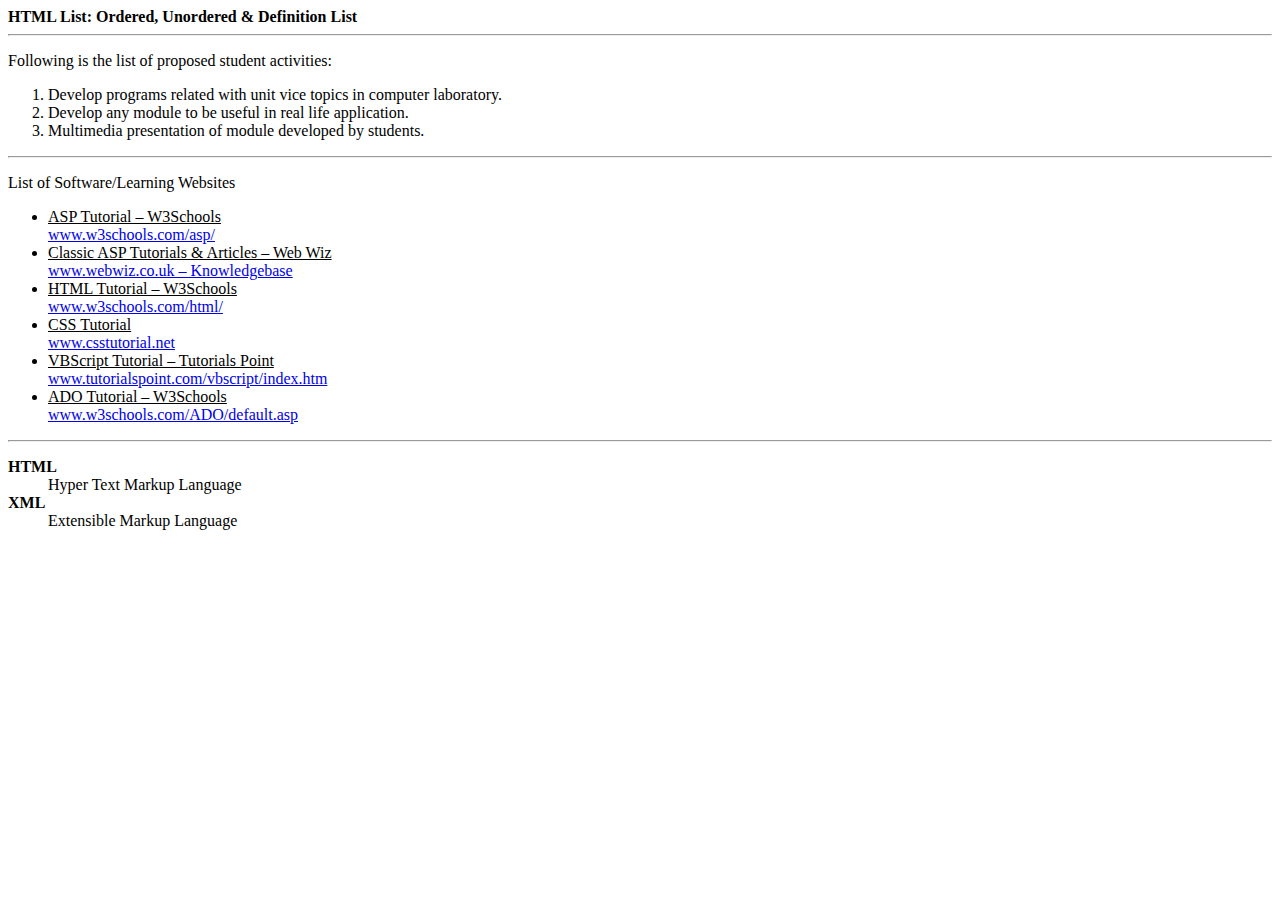
<file: Untitled-1.html>
<!DOCTYPE html>
<html>
<head>
    <title>HTML Lists Example</title>
</head>
<body>

    <b>HTML List: Ordered, Unordered & Definition List</b>
    <hr>

    <p>Following is the list of proposed student activities:</p>
    
    <!-- Ordered List -->
    <ol type="1">
        <li>Develop programs related with unit vice topics in computer laboratory.</li>
        <li>Develop any module to be useful in real life application.</li>
        <li>Multimedia presentation of module developed by students.</li>
    </ol>

    <hr>

    <p>List of Software/Learning Websites</p>

    <!-- Unordered List -->
    <ul>
        <li>
            <u>ASP Tutorial – W3Schools</u><br>
            <a href="http://www.w3schools.com/asp/">www.w3schools.com/asp/</a>
        </li>
        <li>
            <u>Classic ASP Tutorials & Articles – Web Wiz</u><br>
            <a href="http://www.webwiz.co.uk">www.webwiz.co.uk – Knowledgebase</a>
        </li>
        <li>
            <u>HTML Tutorial – W3Schools</u><br>
            <a href="http://www.w3schools.com/html/">www.w3schools.com/html/</a>
        </li>
        <li>
            <u>CSS Tutorial</u><br>
            <a href="http://www.csstutorial.net/">www.csstutorial.net</a>
        </li>
        <li>
            <u>VBScript Tutorial – Tutorials Point</u><br>
            <a href="http://www.tutorialspoint.com/vbscript/index.htm">www.tutorialspoint.com/vbscript/index.htm</a>
        </li>
        <li>
            <u>ADO Tutorial – W3Schools</u><br>
            <a href="http://www.w3schools.com/ADO/default.asp">www.w3schools.com/ADO/default.asp</a>
        </li>
    </ul>

    <hr>

    <!-- Definition List -->
    <dl>
        <dt><b>HTML</b></dt>
        <dd>Hyper Text Markup Language</dd>

        <dt><b>XML</b></dt>
        <dd>Extensible Markup Language</dd>
    </dl>

</body>
</html>
</file>
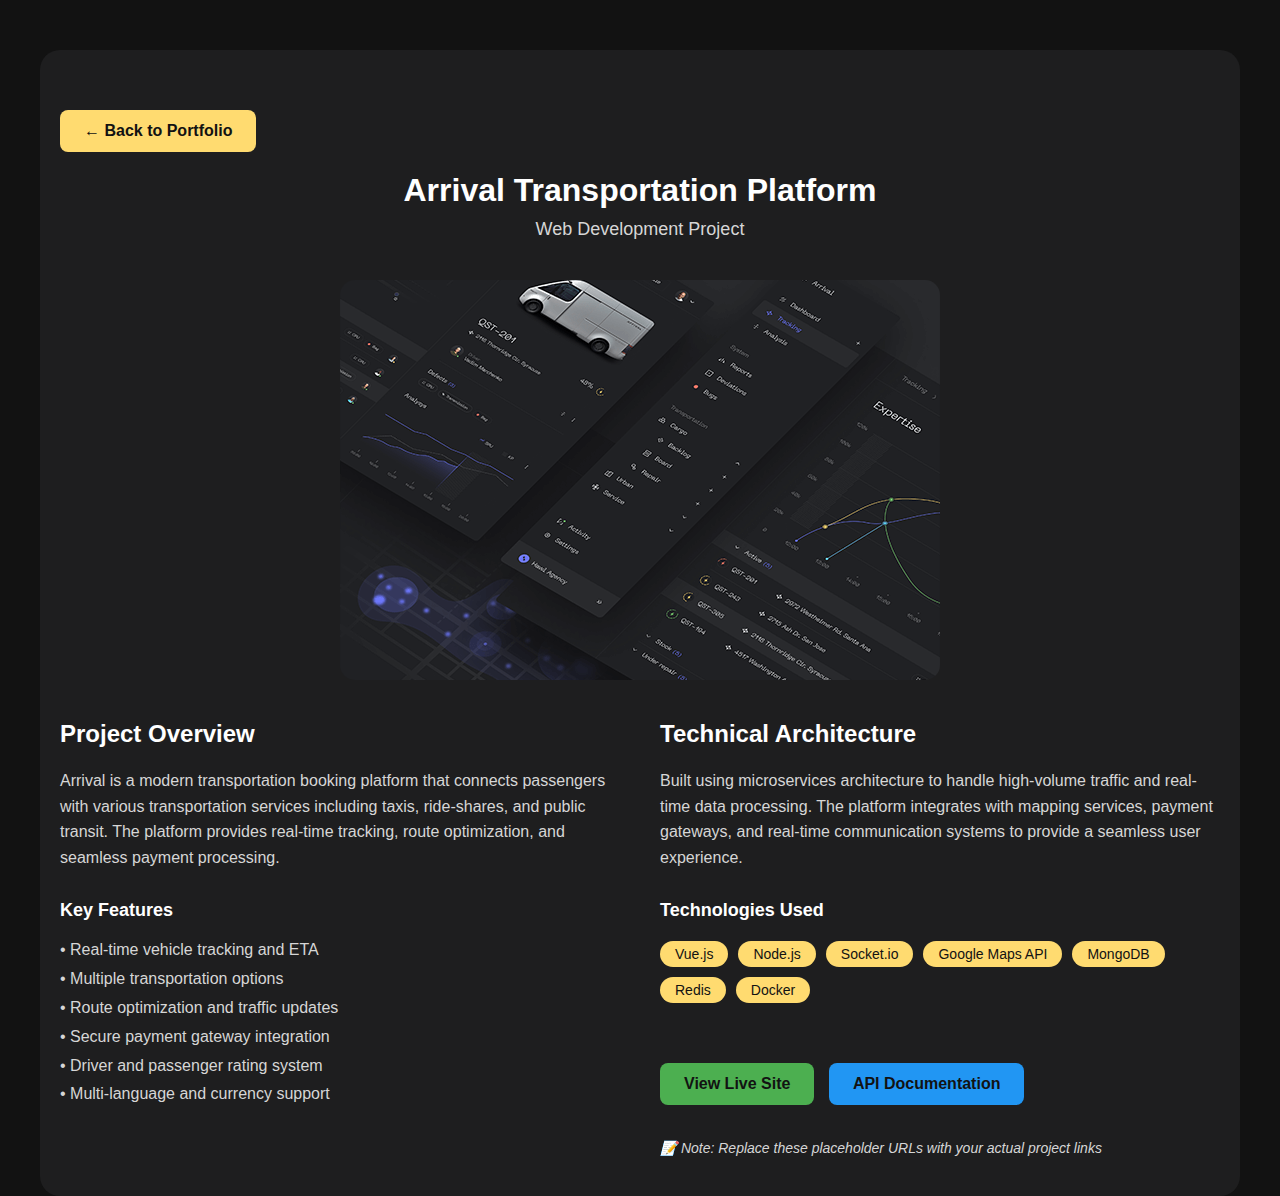
<file: vcard-personal-portfolio-master/projects/arrival.html>
<!DOCTYPE html>
<html lang="en">
<head>
    <meta charset="UTF-8">
    <meta name="viewport" content="width=device-width, initial-scale=1.0">
    <title>Arrival Project - Pavan Prasad</title>
    <link rel="stylesheet" href="../assets/css/style.css">
    <style>
        .project-detail {
            max-width: 1200px;
            margin: 0 auto;
            padding: 40px 20px;
            background: var(--eerie-black-2);
            border-radius: 20px;
            margin-top: 50px;
        }
        
        .project-header {
            text-align: center;
            margin-bottom: 40px;
        }
        
        .project-image {
            width: 100%;
            max-width: 600px;
            height: 400px;
            object-fit: cover;
            border-radius: 15px;
            margin: 20px auto;
            display: block;
        }
        
        .project-info {
            display: grid;
            grid-template-columns: 1fr 1fr;
            gap: 40px;
            margin-top: 40px;
        }
        
        .back-button {
            display: inline-block;
            padding: 12px 24px;
            background: var(--orange-yellow-crayola);
            color: var(--smoky-black);
            text-decoration: none;
            border-radius: 8px;
            font-weight: 600;
            margin: 20px 0;
            transition: all 0.3s ease;
        }
        
        .back-button:hover {
            transform: translateY(-2px);
            box-shadow: 0 10px 30px rgba(255, 178, 54, 0.4);
        }
        
        .tech-stack {
            display: flex;
            flex-wrap: wrap;
            gap: 10px;
            margin-top: 20px;
        }
        
        .tech-tag {
            background: var(--orange-yellow-crayola);
            color: var(--smoky-black);
            padding: 5px 15px;
            border-radius: 20px;
            font-size: 14px;
            font-weight: 500;
        }
        
        @media (max-width: 768px) {
            .project-info {
                grid-template-columns: 1fr;
            }
        }
    </style>
</head>
<body>
    <div class="project-detail">
        <a href="../index.html#portfolio" class="back-button">← Back to Portfolio</a>
        
        <div class="project-header">
            <h1 class="h1" style="color: var(--white-1);">Arrival Transportation Platform</h1>
            <p style="color: var(--light-gray); font-size: 18px; margin-top: 10px;">Web Development Project</p>
        </div>
        
        <img src="../assets/images/project-9.png" alt="Arrival Project" class="project-image">
        
        <div class="project-info">
            <div>
                <h3 class="h3" style="color: var(--white-1); margin-bottom: 20px;">Project Overview</h3>
                <p style="color: var(--light-gray); line-height: 1.6;">
                    Arrival is a modern transportation booking platform that connects passengers with various 
                    transportation services including taxis, ride-shares, and public transit. The platform 
                    provides real-time tracking, route optimization, and seamless payment processing.
                </p>
                
                <h4 class="h4" style="color: var(--white-1); margin-top: 30px; margin-bottom: 15px;">Key Features</h4>
                <ul style="color: var(--light-gray); line-height: 1.8;">
                    <li>• Real-time vehicle tracking and ETA</li>
                    <li>• Multiple transportation options</li>
                    <li>• Route optimization and traffic updates</li>
                    <li>• Secure payment gateway integration</li>
                    <li>• Driver and passenger rating system</li>
                    <li>• Multi-language and currency support</li>
                </ul>
            </div>
            
            <div>
                <h3 class="h3" style="color: var(--white-1); margin-bottom: 20px;">Technical Architecture</h3>
                <p style="color: var(--light-gray); line-height: 1.6;">
                    Built using microservices architecture to handle high-volume traffic and real-time data processing. 
                    The platform integrates with mapping services, payment gateways, and real-time communication 
                    systems to provide a seamless user experience.
                </p>
                
                <h4 class="h4" style="color: var(--white-1); margin-top: 30px; margin-bottom: 15px;">Technologies Used</h4>
                <div class="tech-stack">
                    <span class="tech-tag">Vue.js</span>
                    <span class="tech-tag">Node.js</span>
                    <span class="tech-tag">Socket.io</span>
                    <span class="tech-tag">Google Maps API</span>
                    <span class="tech-tag">MongoDB</span>
                    <span class="tech-tag">Redis</span>
                    <span class="tech-tag">Docker</span>
                </div>
                
                <div style="margin-top: 40px;">
                    <a href="https://example.com" target="_blank" class="back-button" style="background: #4CAF50;">View Live Site</a>
                    <a href="https://github.com" target="_blank" class="back-button" style="background: #2196F3; margin-left: 10px;">API Documentation</a>
                    <p style="color: var(--light-gray); font-size: 14px; margin-top: 15px; font-style: italic;">
                        📝 Note: Replace these placeholder URLs with your actual project links
                    </p>
                </div>
            </div>
        </div>
    </div>
</body>
</html>
</file>
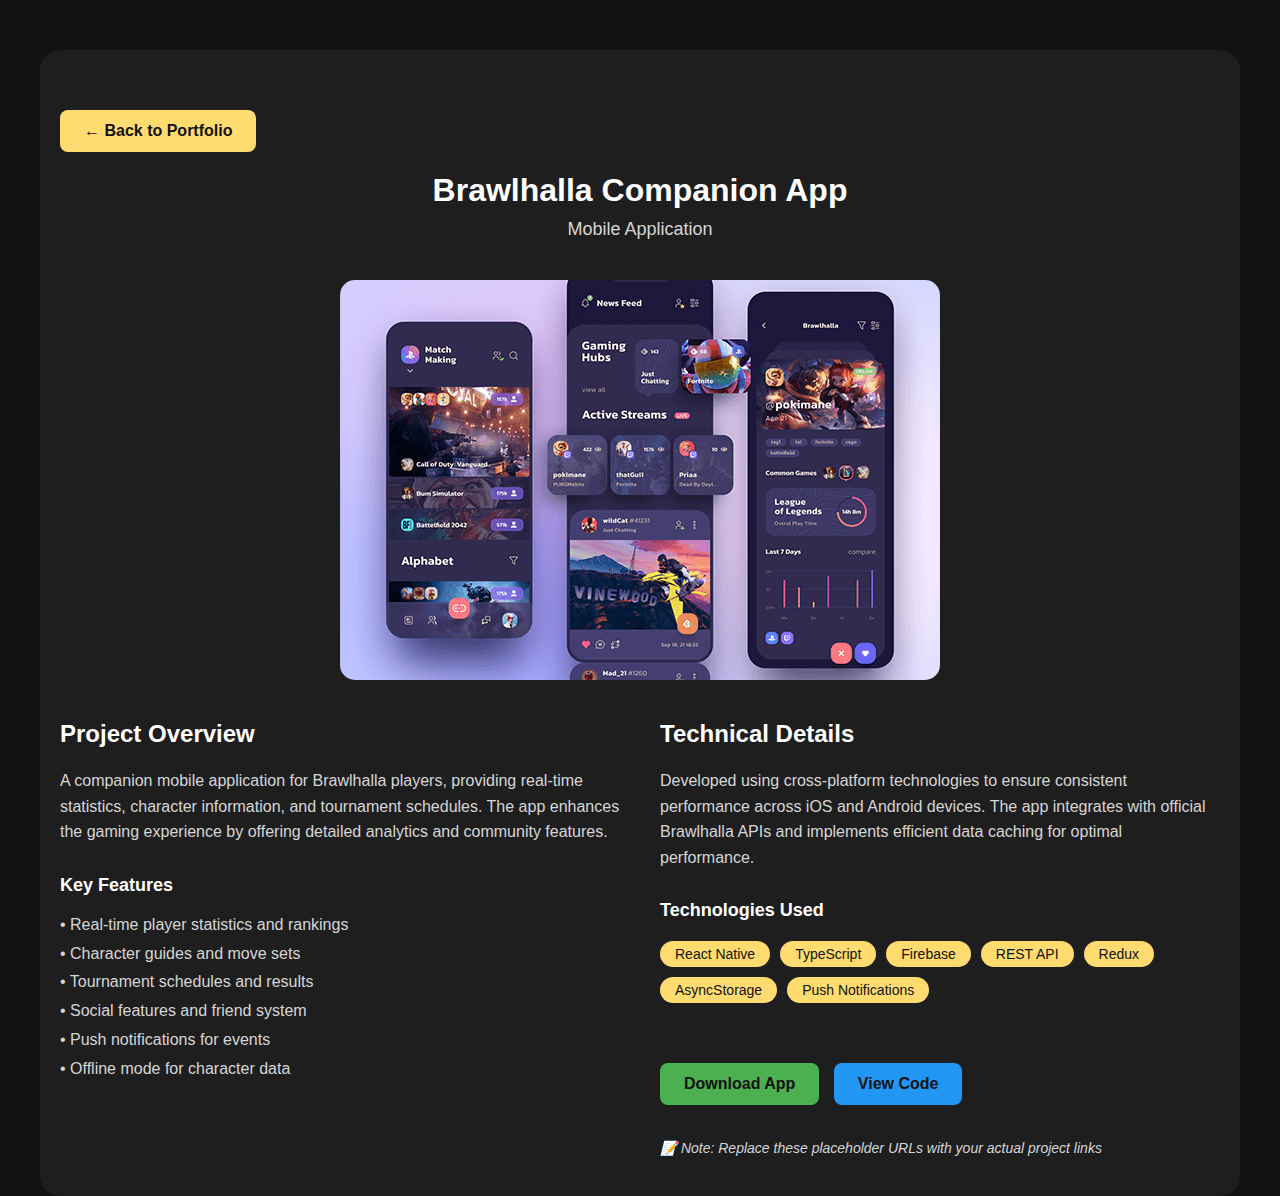
<file: vcard-personal-portfolio-master/projects/brawlhalla.html>
<!DOCTYPE html>
<html lang="en">
<head>
    <meta charset="UTF-8">
    <meta name="viewport" content="width=device-width, initial-scale=1.0">
    <title>Brawlhalla App - Pavan Prasad</title>
    <link rel="stylesheet" href="../assets/css/style.css">
    <style>
        .project-detail {
            max-width: 1200px;
            margin: 0 auto;
            padding: 40px 20px;
            background: var(--eerie-black-2);
            border-radius: 20px;
            margin-top: 50px;
        }
        
        .project-header {
            text-align: center;
            margin-bottom: 40px;
        }
        
        .project-image {
            width: 100%;
            max-width: 600px;
            height: 400px;
            object-fit: cover;
            border-radius: 15px;
            margin: 20px auto;
            display: block;
        }
        
        .project-info {
            display: grid;
            grid-template-columns: 1fr 1fr;
            gap: 40px;
            margin-top: 40px;
        }
        
        .back-button {
            display: inline-block;
            padding: 12px 24px;
            background: var(--orange-yellow-crayola);
            color: var(--smoky-black);
            text-decoration: none;
            border-radius: 8px;
            font-weight: 600;
            margin: 20px 0;
            transition: all 0.3s ease;
        }
        
        .back-button:hover {
            transform: translateY(-2px);
            box-shadow: 0 10px 30px rgba(255, 178, 54, 0.4);
        }
        
        .tech-stack {
            display: flex;
            flex-wrap: wrap;
            gap: 10px;
            margin-top: 20px;
        }
        
        .tech-tag {
            background: var(--orange-yellow-crayola);
            color: var(--smoky-black);
            padding: 5px 15px;
            border-radius: 20px;
            font-size: 14px;
            font-weight: 500;
        }
        
        @media (max-width: 768px) {
            .project-info {
                grid-template-columns: 1fr;
            }
        }
    </style>
</head>
<body>
    <div class="project-detail">
        <a href="../index.html#portfolio" class="back-button">← Back to Portfolio</a>
        
        <div class="project-header">
            <h1 class="h1" style="color: var(--white-1);">Brawlhalla Companion App</h1>
            <p style="color: var(--light-gray); font-size: 18px; margin-top: 10px;">Mobile Application</p>
        </div>
        
        <img src="../assets/images/project-4.png" alt="Brawlhalla Project" class="project-image">
        
        <div class="project-info">
            <div>
                <h3 class="h3" style="color: var(--white-1); margin-bottom: 20px;">Project Overview</h3>
                <p style="color: var(--light-gray); line-height: 1.6;">
                    A companion mobile application for Brawlhalla players, providing real-time statistics, 
                    character information, and tournament schedules. The app enhances the gaming experience 
                    by offering detailed analytics and community features.
                </p>
                
                <h4 class="h4" style="color: var(--white-1); margin-top: 30px; margin-bottom: 15px;">Key Features</h4>
                <ul style="color: var(--light-gray); line-height: 1.8;">
                    <li>• Real-time player statistics and rankings</li>
                    <li>• Character guides and move sets</li>
                    <li>• Tournament schedules and results</li>
                    <li>• Social features and friend system</li>
                    <li>• Push notifications for events</li>
                    <li>• Offline mode for character data</li>
                </ul>
            </div>
            
            <div>
                <h3 class="h3" style="color: var(--white-1); margin-bottom: 20px;">Technical Details</h3>
                <p style="color: var(--light-gray); line-height: 1.6;">
                    Developed using cross-platform technologies to ensure consistent performance across 
                    iOS and Android devices. The app integrates with official Brawlhalla APIs and 
                    implements efficient data caching for optimal performance.
                </p>
                
                <h4 class="h4" style="color: var(--white-1); margin-top: 30px; margin-bottom: 15px;">Technologies Used</h4>
                <div class="tech-stack">
                    <span class="tech-tag">React Native</span>
                    <span class="tech-tag">TypeScript</span>
                    <span class="tech-tag">Firebase</span>
                    <span class="tech-tag">REST API</span>
                    <span class="tech-tag">Redux</span>
                    <span class="tech-tag">AsyncStorage</span>
                    <span class="tech-tag">Push Notifications</span>
                </div>
                
                <div style="margin-top: 40px;">
                    <a href="https://play.google.com" target="_blank" class="back-button" style="background: #4CAF50;">Download App</a>
                    <a href="https://github.com" target="_blank" class="back-button" style="background: #2196F3; margin-left: 10px;">View Code</a>
                    <p style="color: var(--light-gray); font-size: 14px; margin-top: 15px; font-style: italic;">
                        📝 Note: Replace these placeholder URLs with your actual project links
                    </p>
                </div>
            </div>
        </div>
    </div>
</body>
</html>
</file>
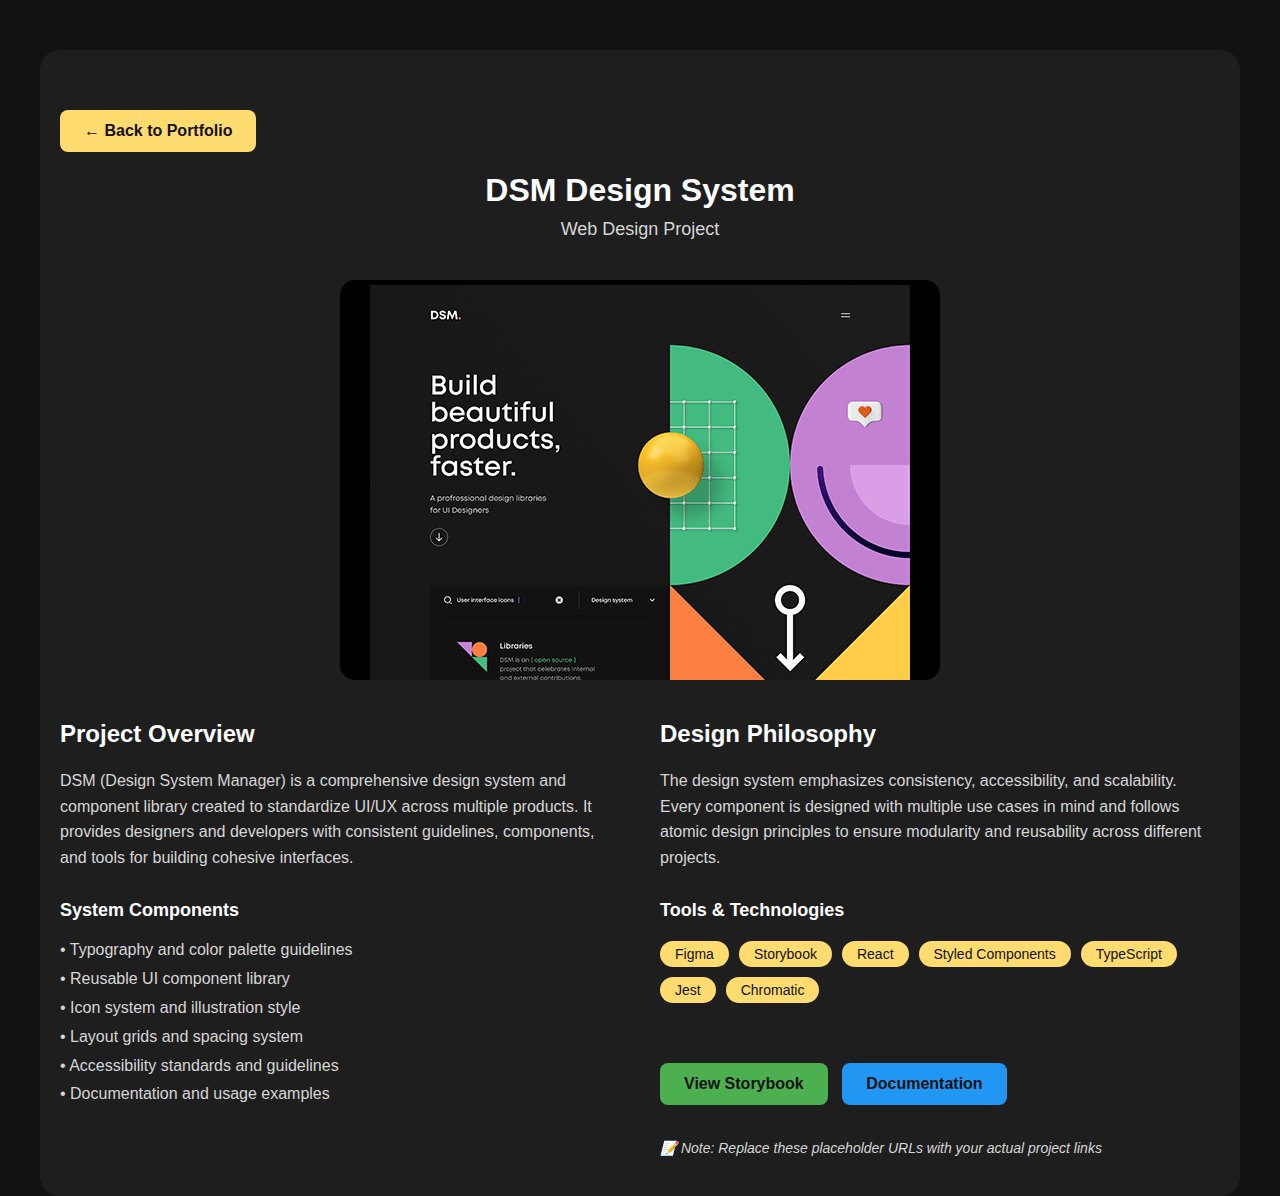
<file: vcard-personal-portfolio-master/projects/dsm.html>
<!DOCTYPE html>
<html lang="en">
<head>
    <meta charset="UTF-8">
    <meta name="viewport" content="width=device-width, initial-scale=1.0">
    <title>DSM Project - Pavan Prasad</title>
    <link rel="stylesheet" href="../assets/css/style.css">
    <style>
        .project-detail {
            max-width: 1200px;
            margin: 0 auto;
            padding: 40px 20px;
            background: var(--eerie-black-2);
            border-radius: 20px;
            margin-top: 50px;
        }
        
        .project-header {
            text-align: center;
            margin-bottom: 40px;
        }
        
        .project-image {
            width: 100%;
            max-width: 600px;
            height: 400px;
            object-fit: cover;
            border-radius: 15px;
            margin: 20px auto;
            display: block;
        }
        
        .project-info {
            display: grid;
            grid-template-columns: 1fr 1fr;
            gap: 40px;
            margin-top: 40px;
        }
        
        .back-button {
            display: inline-block;
            padding: 12px 24px;
            background: var(--orange-yellow-crayola);
            color: var(--smoky-black);
            text-decoration: none;
            border-radius: 8px;
            font-weight: 600;
            margin: 20px 0;
            transition: all 0.3s ease;
        }
        
        .back-button:hover {
            transform: translateY(-2px);
            box-shadow: 0 10px 30px rgba(255, 178, 54, 0.4);
        }
        
        .tech-stack {
            display: flex;
            flex-wrap: wrap;
            gap: 10px;
            margin-top: 20px;
        }
        
        .tech-tag {
            background: var(--orange-yellow-crayola);
            color: var(--smoky-black);
            padding: 5px 15px;
            border-radius: 20px;
            font-size: 14px;
            font-weight: 500;
        }
        
        @media (max-width: 768px) {
            .project-info {
                grid-template-columns: 1fr;
            }
        }
    </style>
</head>
<body>
    <div class="project-detail">
        <a href="../index.html#portfolio" class="back-button">← Back to Portfolio</a>
        
        <div class="project-header">
            <h1 class="h1" style="color: var(--white-1);">DSM Design System</h1>
            <p style="color: var(--light-gray); font-size: 18px; margin-top: 10px;">Web Design Project</p>
        </div>
        
        <img src="../assets/images/project-5.png" alt="DSM Project" class="project-image">
        
        <div class="project-info">
            <div>
                <h3 class="h3" style="color: var(--white-1); margin-bottom: 20px;">Project Overview</h3>
                <p style="color: var(--light-gray); line-height: 1.6;">
                    DSM (Design System Manager) is a comprehensive design system and component library 
                    created to standardize UI/UX across multiple products. It provides designers and 
                    developers with consistent guidelines, components, and tools for building cohesive interfaces.
                </p>
                
                <h4 class="h4" style="color: var(--white-1); margin-top: 30px; margin-bottom: 15px;">System Components</h4>
                <ul style="color: var(--light-gray); line-height: 1.8;">
                    <li>• Typography and color palette guidelines</li>
                    <li>• Reusable UI component library</li>
                    <li>• Icon system and illustration style</li>
                    <li>• Layout grids and spacing system</li>
                    <li>• Accessibility standards and guidelines</li>
                    <li>• Documentation and usage examples</li>
                </ul>
            </div>
            
            <div>
                <h3 class="h3" style="color: var(--white-1); margin-bottom: 20px;">Design Philosophy</h3>
                <p style="color: var(--light-gray); line-height: 1.6;">
                    The design system emphasizes consistency, accessibility, and scalability. Every component 
                    is designed with multiple use cases in mind and follows atomic design principles to ensure 
                    modularity and reusability across different projects.
                </p>
                
                <h4 class="h4" style="color: var(--white-1); margin-top: 30px; margin-bottom: 15px;">Tools & Technologies</h4>
                <div class="tech-stack">
                    <span class="tech-tag">Figma</span>
                    <span class="tech-tag">Storybook</span>
                    <span class="tech-tag">React</span>
                    <span class="tech-tag">Styled Components</span>
                    <span class="tech-tag">TypeScript</span>
                    <span class="tech-tag">Jest</span>
                    <span class="tech-tag">Chromatic</span>
                </div>
                
                <div style="margin-top: 40px;">
                    <a href="https://storybook.js.org" target="_blank" class="back-button" style="background: #4CAF50;">View Storybook</a>
                    <a href="https://example.com" target="_blank" class="back-button" style="background: #2196F3; margin-left: 10px;">Documentation</a>
                    <p style="color: var(--light-gray); font-size: 14px; margin-top: 15px; font-style: italic;">
                        📝 Note: Replace these placeholder URLs with your actual project links
                    </p>
                </div>
            </div>
        </div>
    </div>
</body>
</html>
</file>
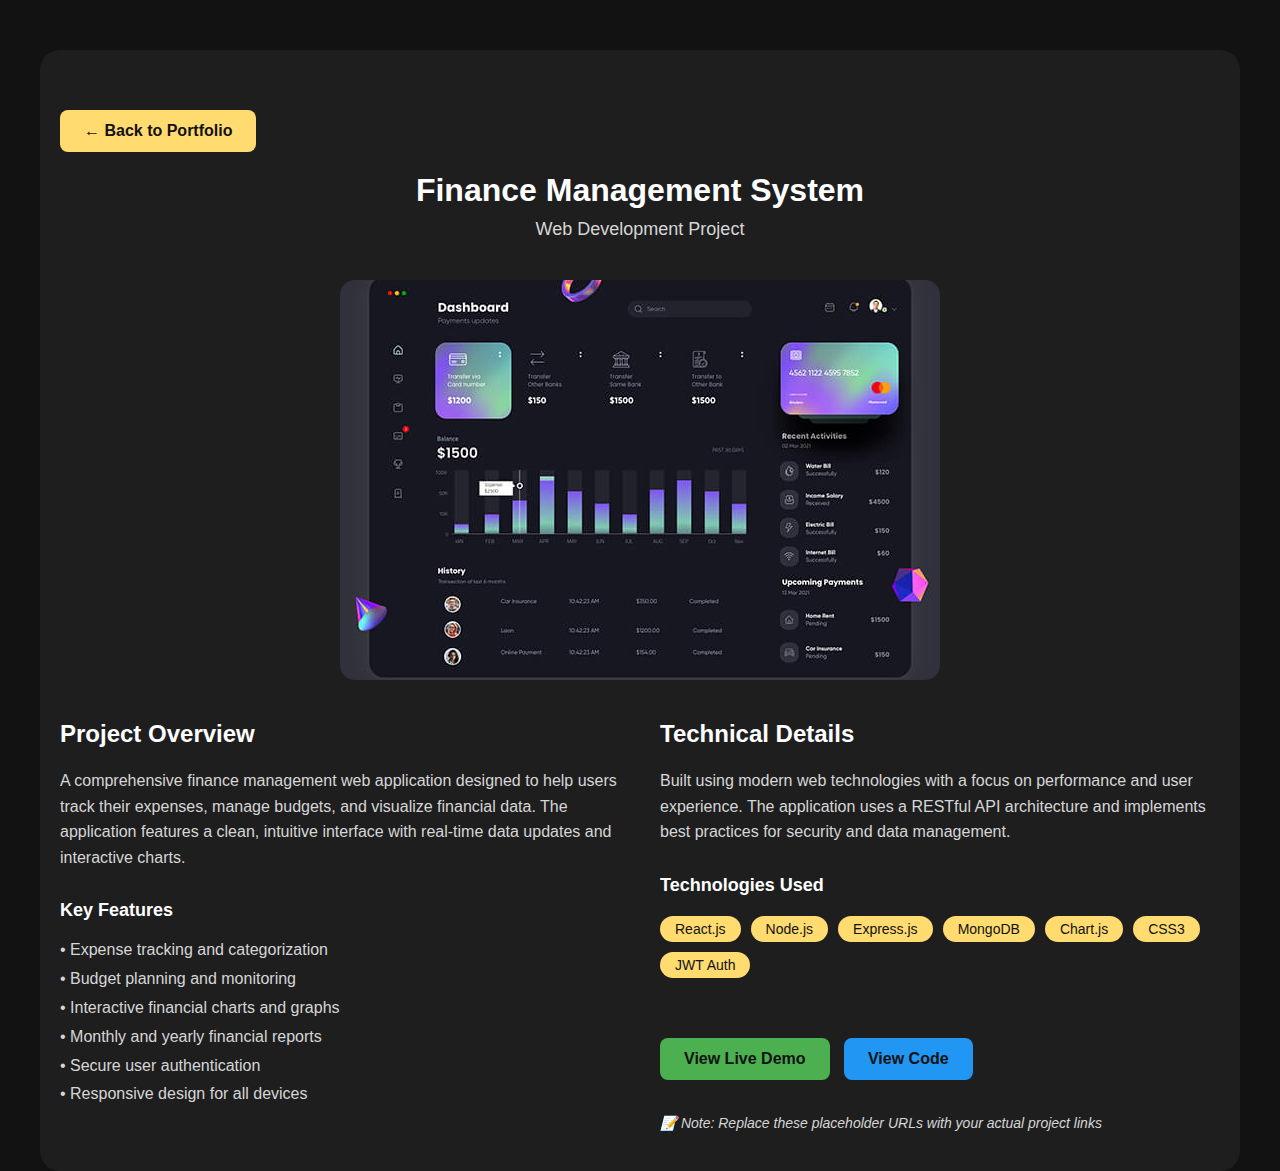
<file: vcard-personal-portfolio-master/projects/finance.html>
<!DOCTYPE html>
<html lang="en">
<head>
    <meta charset="UTF-8">
    <meta name="viewport" content="width=device-width, initial-scale=1.0">
    <title>Finance Project - Pavan Prasad</title>
    <link rel="stylesheet" href="../assets/css/style.css">
    <style>
        .project-detail {
            max-width: 1200px;
            margin: 0 auto;
            padding: 40px 20px;
            background: var(--eerie-black-2);
            border-radius: 20px;
            margin-top: 50px;
        }
        
        .project-header {
            text-align: center;
            margin-bottom: 40px;
        }
        
        .project-image {
            width: 100%;
            max-width: 600px;
            height: 400px;
            object-fit: cover;
            border-radius: 15px;
            margin: 20px auto;
            display: block;
        }
        
        .project-info {
            display: grid;
            grid-template-columns: 1fr 1fr;
            gap: 40px;
            margin-top: 40px;
        }
        
        .back-button {
            display: inline-block;
            padding: 12px 24px;
            background: var(--orange-yellow-crayola);
            color: var(--smoky-black);
            text-decoration: none;
            border-radius: 8px;
            font-weight: 600;
            margin: 20px 0;
            transition: all 0.3s ease;
        }
        
        .back-button:hover {
            transform: translateY(-2px);
            box-shadow: 0 10px 30px rgba(255, 178, 54, 0.4);
        }
        
        .tech-stack {
            display: flex;
            flex-wrap: wrap;
            gap: 10px;
            margin-top: 20px;
        }
        
        .tech-tag {
            background: var(--orange-yellow-crayola);
            color: var(--smoky-black);
            padding: 5px 15px;
            border-radius: 20px;
            font-size: 14px;
            font-weight: 500;
        }
        
        @media (max-width: 768px) {
            .project-info {
                grid-template-columns: 1fr;
            }
        }
    </style>
</head>
<body>
    <div class="project-detail">
        <a href="../index.html#portfolio" class="back-button">← Back to Portfolio</a>
        
        <div class="project-header">
            <h1 class="h1" style="color: var(--white-1);">Finance Management System</h1>
            <p style="color: var(--light-gray); font-size: 18px; margin-top: 10px;">Web Development Project</p>
        </div>
        
        <img src="../assets/images/project-1.jpg" alt="Finance Project" class="project-image">
        
        <div class="project-info">
            <div>
                <h3 class="h3" style="color: var(--white-1); margin-bottom: 20px;">Project Overview</h3>
                <p style="color: var(--light-gray); line-height: 1.6;">
                    A comprehensive finance management web application designed to help users track their expenses, 
                    manage budgets, and visualize financial data. The application features a clean, intuitive interface 
                    with real-time data updates and interactive charts.
                </p>
                
                <h4 class="h4" style="color: var(--white-1); margin-top: 30px; margin-bottom: 15px;">Key Features</h4>
                <ul style="color: var(--light-gray); line-height: 1.8;">
                    <li>• Expense tracking and categorization</li>
                    <li>• Budget planning and monitoring</li>
                    <li>• Interactive financial charts and graphs</li>
                    <li>• Monthly and yearly financial reports</li>
                    <li>• Secure user authentication</li>
                    <li>• Responsive design for all devices</li>
                </ul>
            </div>
            
            <div>
                <h3 class="h3" style="color: var(--white-1); margin-bottom: 20px;">Technical Details</h3>
                <p style="color: var(--light-gray); line-height: 1.6;">
                    Built using modern web technologies with a focus on performance and user experience. 
                    The application uses a RESTful API architecture and implements best practices for 
                    security and data management.
                </p>
                
                <h4 class="h4" style="color: var(--white-1); margin-top: 30px; margin-bottom: 15px;">Technologies Used</h4>
                <div class="tech-stack">
                    <span class="tech-tag">React.js</span>
                    <span class="tech-tag">Node.js</span>
                    <span class="tech-tag">Express.js</span>
                    <span class="tech-tag">MongoDB</span>
                    <span class="tech-tag">Chart.js</span>
                    <span class="tech-tag">CSS3</span>
                    <span class="tech-tag">JWT Auth</span>
                </div>
                
                <div style="margin-top: 40px;">
                    <a href="https://example.com" target="_blank" class="back-button" style="background: #4CAF50;">View Live Demo</a>
                    <a href="https://github.com" target="_blank" class="back-button" style="background: #2196F3; margin-left: 10px;">View Code</a>
                    <p style="color: var(--light-gray); font-size: 14px; margin-top: 15px; font-style: italic;">
                        📝 Note: Replace these placeholder URLs with your actual project links
                    </p>
                </div>
            </div>
        </div>
    </div>
</body>
</html>
</file>
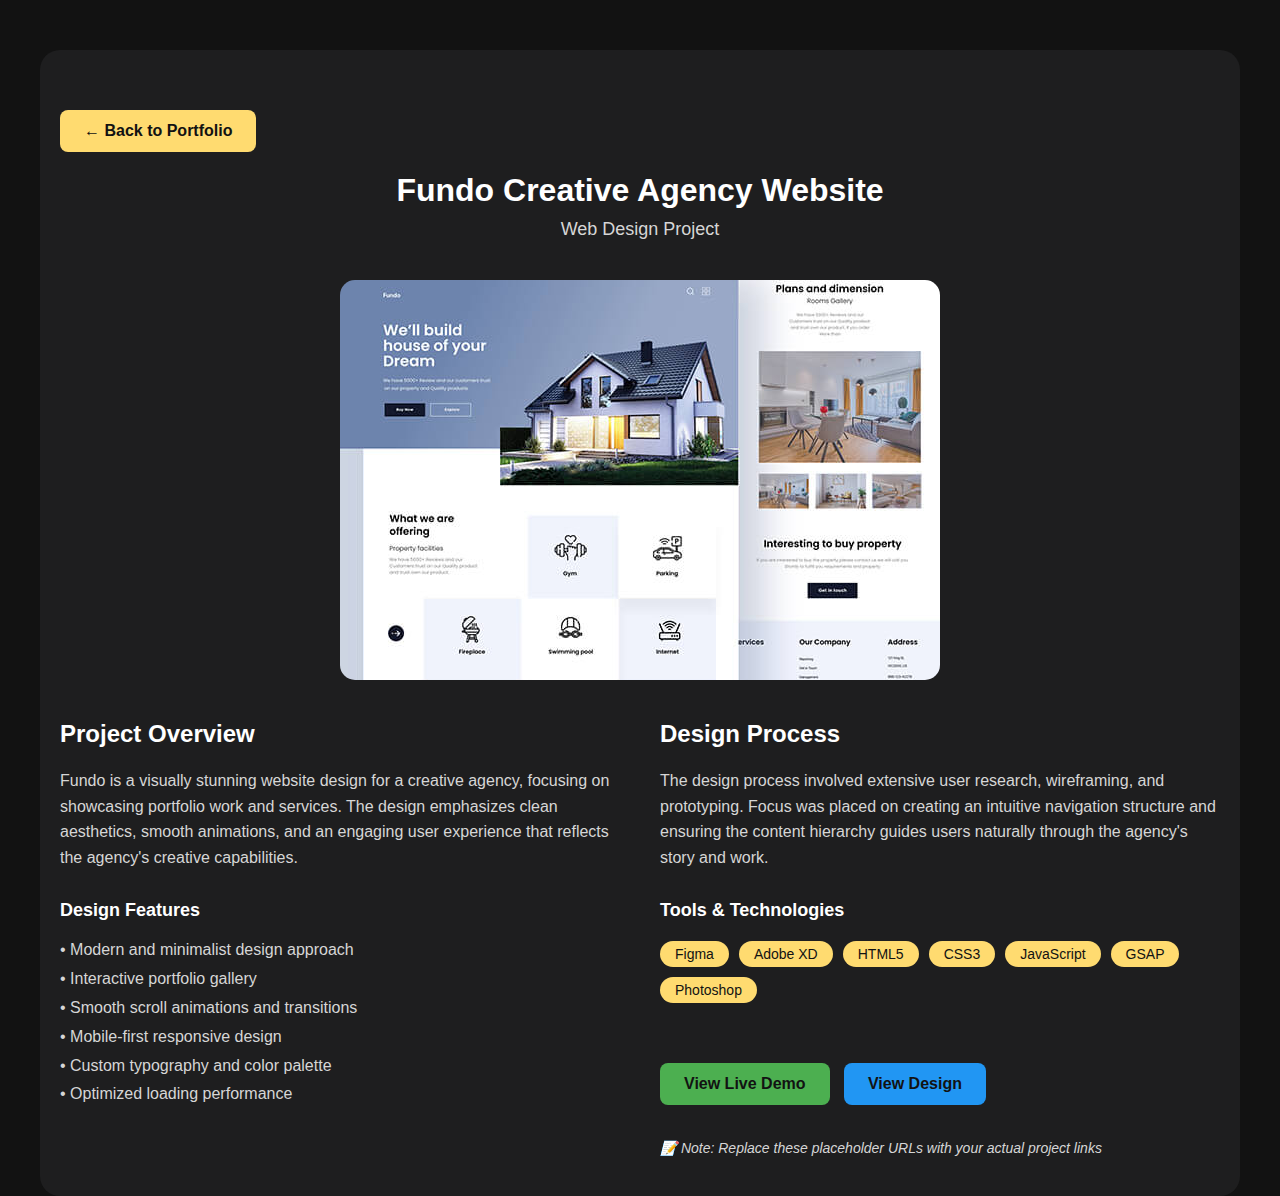
<file: vcard-personal-portfolio-master/projects/fundo.html>
<!DOCTYPE html>
<html lang="en">
<head>
    <meta charset="UTF-8">
    <meta name="viewport" content="width=device-width, initial-scale=1.0">
    <title>Fundo Project - Pavan Prasad</title>
    <link rel="stylesheet" href="../assets/css/style.css">
    <style>
        .project-detail {
            max-width: 1200px;
            margin: 0 auto;
            padding: 40px 20px;
            background: var(--eerie-black-2);
            border-radius: 20px;
            margin-top: 50px;
        }
        
        .project-header {
            text-align: center;
            margin-bottom: 40px;
        }
        
        .project-image {
            width: 100%;
            max-width: 600px;
            height: 400px;
            object-fit: cover;
            border-radius: 15px;
            margin: 20px auto;
            display: block;
        }
        
        .project-info {
            display: grid;
            grid-template-columns: 1fr 1fr;
            gap: 40px;
            margin-top: 40px;
        }
        
        .back-button {
            display: inline-block;
            padding: 12px 24px;
            background: var(--orange-yellow-crayola);
            color: var(--smoky-black);
            text-decoration: none;
            border-radius: 8px;
            font-weight: 600;
            margin: 20px 0;
            transition: all 0.3s ease;
        }
        
        .back-button:hover {
            transform: translateY(-2px);
            box-shadow: 0 10px 30px rgba(255, 178, 54, 0.4);
        }
        
        .tech-stack {
            display: flex;
            flex-wrap: wrap;
            gap: 10px;
            margin-top: 20px;
        }
        
        .tech-tag {
            background: var(--orange-yellow-crayola);
            color: var(--smoky-black);
            padding: 5px 15px;
            border-radius: 20px;
            font-size: 14px;
            font-weight: 500;
        }
        
        @media (max-width: 768px) {
            .project-info {
                grid-template-columns: 1fr;
            }
        }
    </style>
</head>
<body>
    <div class="project-detail">
        <a href="../index.html#portfolio" class="back-button">← Back to Portfolio</a>
        
        <div class="project-header">
            <h1 class="h1" style="color: var(--white-1);">Fundo Creative Agency Website</h1>
            <p style="color: var(--light-gray); font-size: 18px; margin-top: 10px;">Web Design Project</p>
        </div>
        
        <img src="../assets/images/project-3.jpg" alt="Fundo Project" class="project-image">
        
        <div class="project-info">
            <div>
                <h3 class="h3" style="color: var(--white-1); margin-bottom: 20px;">Project Overview</h3>
                <p style="color: var(--light-gray); line-height: 1.6;">
                    Fundo is a visually stunning website design for a creative agency, focusing on showcasing 
                    portfolio work and services. The design emphasizes clean aesthetics, smooth animations, 
                    and an engaging user experience that reflects the agency's creative capabilities.
                </p>
                
                <h4 class="h4" style="color: var(--white-1); margin-top: 30px; margin-bottom: 15px;">Design Features</h4>
                <ul style="color: var(--light-gray); line-height: 1.8;">
                    <li>• Modern and minimalist design approach</li>
                    <li>• Interactive portfolio gallery</li>
                    <li>• Smooth scroll animations and transitions</li>
                    <li>• Mobile-first responsive design</li>
                    <li>• Custom typography and color palette</li>
                    <li>• Optimized loading performance</li>
                </ul>
            </div>
            
            <div>
                <h3 class="h3" style="color: var(--white-1); margin-bottom: 20px;">Design Process</h3>
                <p style="color: var(--light-gray); line-height: 1.6;">
                    The design process involved extensive user research, wireframing, and prototyping. 
                    Focus was placed on creating an intuitive navigation structure and ensuring the 
                    content hierarchy guides users naturally through the agency's story and work.
                </p>
                
                <h4 class="h4" style="color: var(--white-1); margin-top: 30px; margin-bottom: 15px;">Tools & Technologies</h4>
                <div class="tech-stack">
                    <span class="tech-tag">Figma</span>
                    <span class="tech-tag">Adobe XD</span>
                    <span class="tech-tag">HTML5</span>
                    <span class="tech-tag">CSS3</span>
                    <span class="tech-tag">JavaScript</span>
                    <span class="tech-tag">GSAP</span>
                    <span class="tech-tag">Photoshop</span>
                </div>
                
                <div style="margin-top: 40px;">
                    <a href="https://example.com" target="_blank" class="back-button" style="background: #4CAF50;">View Live Demo</a>
                    <a href="https://figma.com" target="_blank" class="back-button" style="background: #2196F3; margin-left: 10px;">View Design</a>
                    <p style="color: var(--light-gray); font-size: 14px; margin-top: 15px; font-style: italic;">
                        📝 Note: Replace these placeholder URLs with your actual project links
                    </p>
                </div>
            </div>
        </div>
    </div>
</body>
</html>
</file>
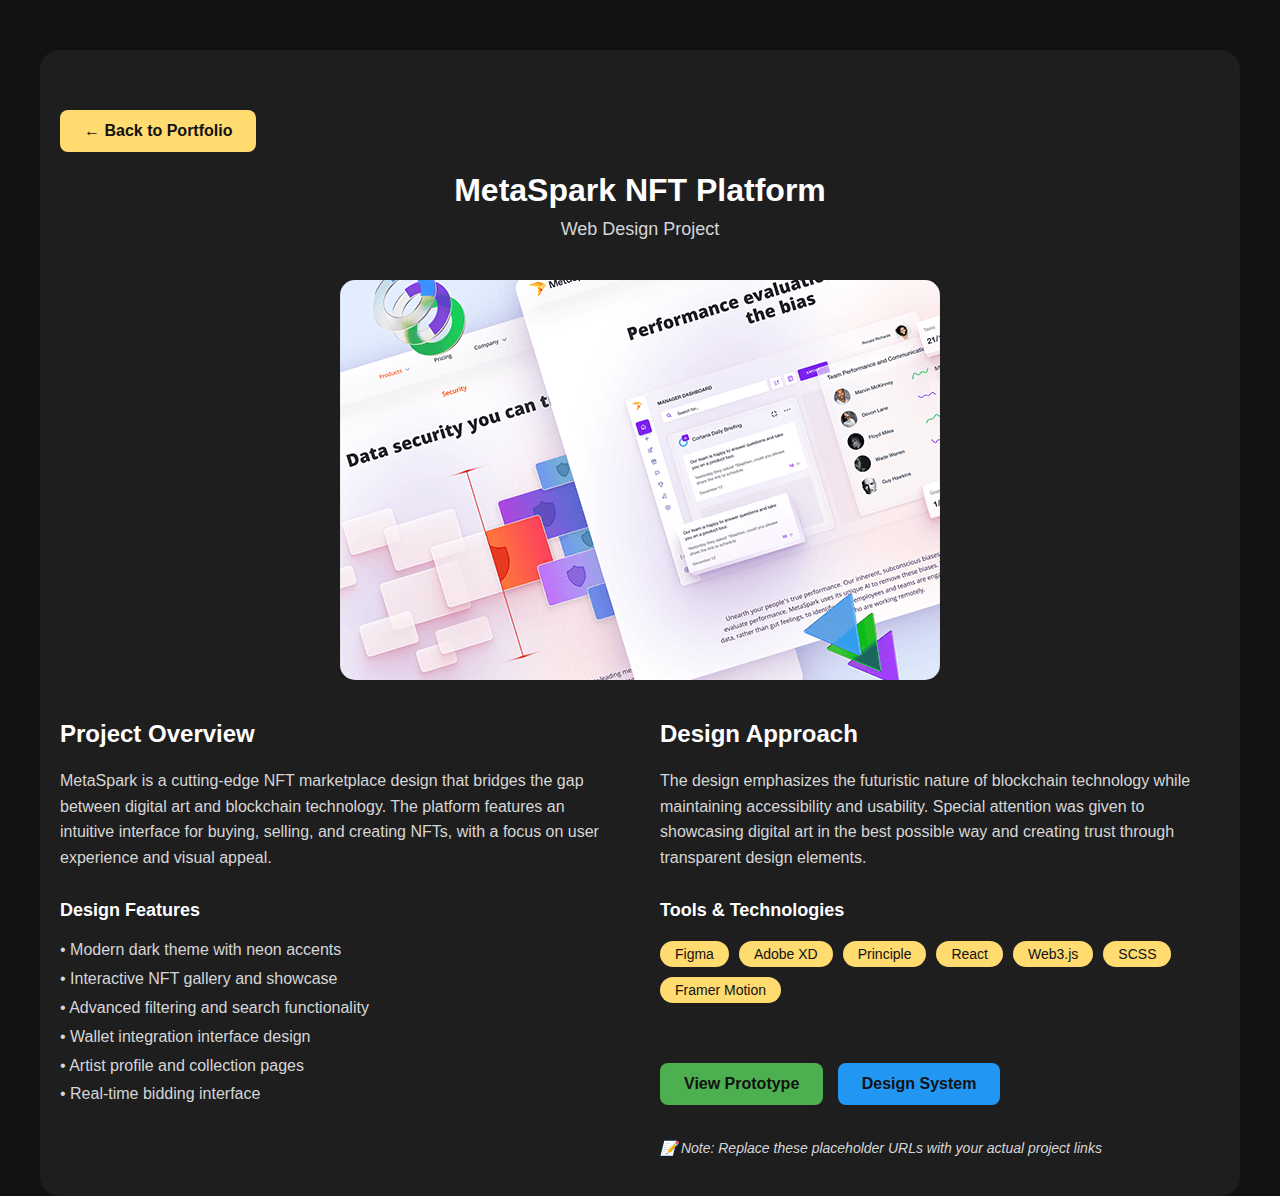
<file: vcard-personal-portfolio-master/projects/metaspark.html>
<!DOCTYPE html>
<html lang="en">
<head>
    <meta charset="UTF-8">
    <meta name="viewport" content="width=device-width, initial-scale=1.0">
    <title>MetaSpark Project - Pavan Prasad</title>
    <link rel="stylesheet" href="../assets/css/style.css">
    <style>
        .project-detail {
            max-width: 1200px;
            margin: 0 auto;
            padding: 40px 20px;
            background: var(--eerie-black-2);
            border-radius: 20px;
            margin-top: 50px;
        }
        
        .project-header {
            text-align: center;
            margin-bottom: 40px;
        }
        
        .project-image {
            width: 100%;
            max-width: 600px;
            height: 400px;
            object-fit: cover;
            border-radius: 15px;
            margin: 20px auto;
            display: block;
        }
        
        .project-info {
            display: grid;
            grid-template-columns: 1fr 1fr;
            gap: 40px;
            margin-top: 40px;
        }
        
        .back-button {
            display: inline-block;
            padding: 12px 24px;
            background: var(--orange-yellow-crayola);
            color: var(--smoky-black);
            text-decoration: none;
            border-radius: 8px;
            font-weight: 600;
            margin: 20px 0;
            transition: all 0.3s ease;
        }
        
        .back-button:hover {
            transform: translateY(-2px);
            box-shadow: 0 10px 30px rgba(255, 178, 54, 0.4);
        }
        
        .tech-stack {
            display: flex;
            flex-wrap: wrap;
            gap: 10px;
            margin-top: 20px;
        }
        
        .tech-tag {
            background: var(--orange-yellow-crayola);
            color: var(--smoky-black);
            padding: 5px 15px;
            border-radius: 20px;
            font-size: 14px;
            font-weight: 500;
        }
        
        @media (max-width: 768px) {
            .project-info {
                grid-template-columns: 1fr;
            }
        }
    </style>
</head>
<body>
    <div class="project-detail">
        <a href="../index.html#portfolio" class="back-button">← Back to Portfolio</a>
        
        <div class="project-header">
            <h1 class="h1" style="color: var(--white-1);">MetaSpark NFT Platform</h1>
            <p style="color: var(--light-gray); font-size: 18px; margin-top: 10px;">Web Design Project</p>
        </div>
        
        <img src="../assets/images/project-6.png" alt="MetaSpark Project" class="project-image">
        
        <div class="project-info">
            <div>
                <h3 class="h3" style="color: var(--white-1); margin-bottom: 20px;">Project Overview</h3>
                <p style="color: var(--light-gray); line-height: 1.6;">
                    MetaSpark is a cutting-edge NFT marketplace design that bridges the gap between digital art 
                    and blockchain technology. The platform features an intuitive interface for buying, selling, 
                    and creating NFTs, with a focus on user experience and visual appeal.
                </p>
                
                <h4 class="h4" style="color: var(--white-1); margin-top: 30px; margin-bottom: 15px;">Design Features</h4>
                <ul style="color: var(--light-gray); line-height: 1.8;">
                    <li>• Modern dark theme with neon accents</li>
                    <li>• Interactive NFT gallery and showcase</li>
                    <li>• Advanced filtering and search functionality</li>
                    <li>• Wallet integration interface design</li>
                    <li>• Artist profile and collection pages</li>
                    <li>• Real-time bidding interface</li>
                </ul>
            </div>
            
            <div>
                <h3 class="h3" style="color: var(--white-1); margin-bottom: 20px;">Design Approach</h3>
                <p style="color: var(--light-gray); line-height: 1.6;">
                    The design emphasizes the futuristic nature of blockchain technology while maintaining 
                    accessibility and usability. Special attention was given to showcasing digital art in 
                    the best possible way and creating trust through transparent design elements.
                </p>
                
                <h4 class="h4" style="color: var(--white-1); margin-top: 30px; margin-bottom: 15px;">Tools & Technologies</h4>
                <div class="tech-stack">
                    <span class="tech-tag">Figma</span>
                    <span class="tech-tag">Adobe XD</span>
                    <span class="tech-tag">Principle</span>
                    <span class="tech-tag">React</span>
                    <span class="tech-tag">Web3.js</span>
                    <span class="tech-tag">SCSS</span>
                    <span class="tech-tag">Framer Motion</span>
                </div>
                
                <div style="margin-top: 40px;">
                    <a href="https://example.com" target="_blank" class="back-button" style="background: #4CAF50;">View Prototype</a>
                    <a href="https://figma.com" target="_blank" class="back-button" style="background: #2196F3; margin-left: 10px;">Design System</a>
                    <p style="color: var(--light-gray); font-size: 14px; margin-top: 15px; font-style: italic;">
                        📝 Note: Replace these placeholder URLs with your actual project links
                    </p>
                </div>
            </div>
        </div>
    </div>
</body>
</html>
</file>
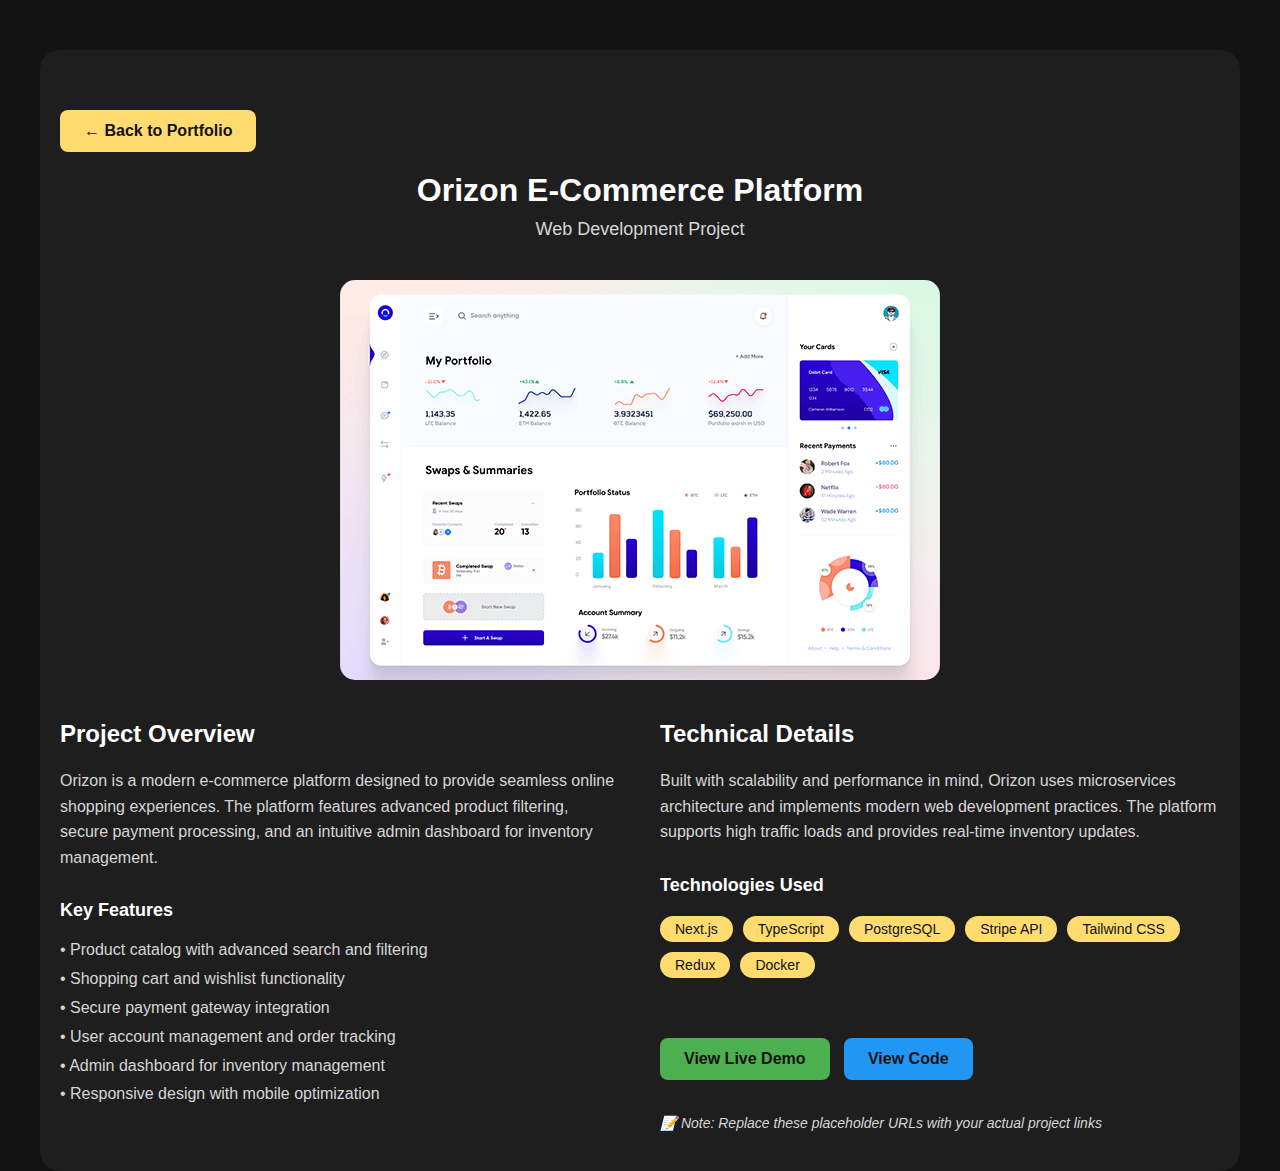
<file: vcard-personal-portfolio-master/projects/orizon.html>
<!DOCTYPE html>
<html lang="en">
<head>
    <meta charset="UTF-8">
    <meta name="viewport" content="width=device-width, initial-scale=1.0">
    <title>Orizon Project - Pavan Prasad</title>
    <link rel="stylesheet" href="../assets/css/style.css">
    <style>
        .project-detail {
            max-width: 1200px;
            margin: 0 auto;
            padding: 40px 20px;
            background: var(--eerie-black-2);
            border-radius: 20px;
            margin-top: 50px;
        }
        
        .project-header {
            text-align: center;
            margin-bottom: 40px;
        }
        
        .project-image {
            width: 100%;
            max-width: 600px;
            height: 400px;
            object-fit: cover;
            border-radius: 15px;
            margin: 20px auto;
            display: block;
        }
        
        .project-info {
            display: grid;
            grid-template-columns: 1fr 1fr;
            gap: 40px;
            margin-top: 40px;
        }
        
        .back-button {
            display: inline-block;
            padding: 12px 24px;
            background: var(--orange-yellow-crayola);
            color: var(--smoky-black);
            text-decoration: none;
            border-radius: 8px;
            font-weight: 600;
            margin: 20px 0;
            transition: all 0.3s ease;
        }
        
        .back-button:hover {
            transform: translateY(-2px);
            box-shadow: 0 10px 30px rgba(255, 178, 54, 0.4);
        }
        
        .tech-stack {
            display: flex;
            flex-wrap: wrap;
            gap: 10px;
            margin-top: 20px;
        }
        
        .tech-tag {
            background: var(--orange-yellow-crayola);
            color: var(--smoky-black);
            padding: 5px 15px;
            border-radius: 20px;
            font-size: 14px;
            font-weight: 500;
        }
        
        @media (max-width: 768px) {
            .project-info {
                grid-template-columns: 1fr;
            }
        }
    </style>
</head>
<body>
    <div class="project-detail">
        <a href="../index.html#portfolio" class="back-button">← Back to Portfolio</a>
        
        <div class="project-header">
            <h1 class="h1" style="color: var(--white-1);">Orizon E-Commerce Platform</h1>
            <p style="color: var(--light-gray); font-size: 18px; margin-top: 10px;">Web Development Project</p>
        </div>
        
        <img src="../assets/images/project-2.png" alt="Orizon Project" class="project-image">
        
        <div class="project-info">
            <div>
                <h3 class="h3" style="color: var(--white-1); margin-bottom: 20px;">Project Overview</h3>
                <p style="color: var(--light-gray); line-height: 1.6;">
                    Orizon is a modern e-commerce platform designed to provide seamless online shopping experiences. 
                    The platform features advanced product filtering, secure payment processing, and an intuitive 
                    admin dashboard for inventory management.
                </p>
                
                <h4 class="h4" style="color: var(--white-1); margin-top: 30px; margin-bottom: 15px;">Key Features</h4>
                <ul style="color: var(--light-gray); line-height: 1.8;">
                    <li>• Product catalog with advanced search and filtering</li>
                    <li>• Shopping cart and wishlist functionality</li>
                    <li>• Secure payment gateway integration</li>
                    <li>• User account management and order tracking</li>
                    <li>• Admin dashboard for inventory management</li>
                    <li>• Responsive design with mobile optimization</li>
                </ul>
            </div>
            
            <div>
                <h3 class="h3" style="color: var(--white-1); margin-bottom: 20px;">Technical Details</h3>
                <p style="color: var(--light-gray); line-height: 1.6;">
                    Built with scalability and performance in mind, Orizon uses microservices architecture 
                    and implements modern web development practices. The platform supports high traffic 
                    loads and provides real-time inventory updates.
                </p>
                
                <h4 class="h4" style="color: var(--white-1); margin-top: 30px; margin-bottom: 15px;">Technologies Used</h4>
                <div class="tech-stack">
                    <span class="tech-tag">Next.js</span>
                    <span class="tech-tag">TypeScript</span>
                    <span class="tech-tag">PostgreSQL</span>
                    <span class="tech-tag">Stripe API</span>
                    <span class="tech-tag">Tailwind CSS</span>
                    <span class="tech-tag">Redux</span>
                    <span class="tech-tag">Docker</span>
                </div>
                
                <div style="margin-top: 40px;">
                    <a href="https://example.com" target="_blank" class="back-button" style="background: #4CAF50;">View Live Demo</a>
                    <a href="https://github.com" target="_blank" class="back-button" style="background: #2196F3; margin-left: 10px;">View Code</a>
                    <p style="color: var(--light-gray); font-size: 14px; margin-top: 15px; font-style: italic;">
                        📝 Note: Replace these placeholder URLs with your actual project links
                    </p>
                </div>
            </div>
        </div>
    </div>
</body>
</html>
</file>
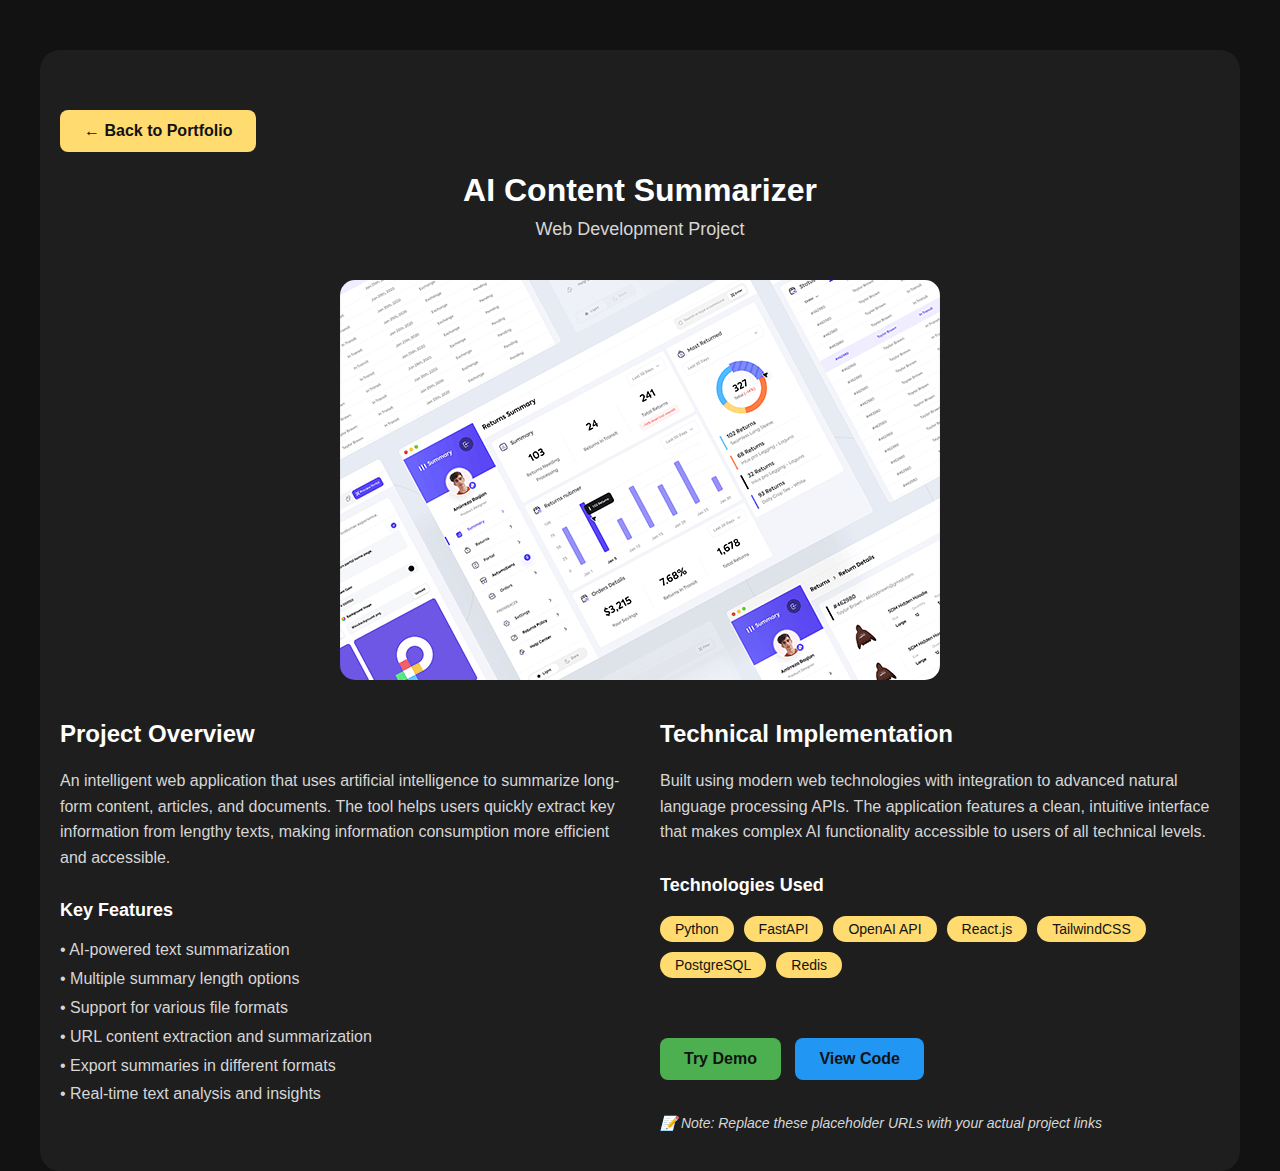
<file: vcard-personal-portfolio-master/projects/summary.html>
<!DOCTYPE html>
<html lang="en">
<head>
    <meta charset="UTF-8">
    <meta name="viewport" content="width=device-width, initial-scale=1.0">
    <title>Summary Project - Pavan Prasad</title>
    <link rel="stylesheet" href="../assets/css/style.css">
    <style>
        .project-detail {
            max-width: 1200px;
            margin: 0 auto;
            padding: 40px 20px;
            background: var(--eerie-black-2);
            border-radius: 20px;
            margin-top: 50px;
        }
        
        .project-header {
            text-align: center;
            margin-bottom: 40px;
        }
        
        .project-image {
            width: 100%;
            max-width: 600px;
            height: 400px;
            object-fit: cover;
            border-radius: 15px;
            margin: 20px auto;
            display: block;
        }
        
        .project-info {
            display: grid;
            grid-template-columns: 1fr 1fr;
            gap: 40px;
            margin-top: 40px;
        }
        
        .back-button {
            display: inline-block;
            padding: 12px 24px;
            background: var(--orange-yellow-crayola);
            color: var(--smoky-black);
            text-decoration: none;
            border-radius: 8px;
            font-weight: 600;
            margin: 20px 0;
            transition: all 0.3s ease;
        }
        
        .back-button:hover {
            transform: translateY(-2px);
            box-shadow: 0 10px 30px rgba(255, 178, 54, 0.4);
        }
        
        .tech-stack {
            display: flex;
            flex-wrap: wrap;
            gap: 10px;
            margin-top: 20px;
        }
        
        .tech-tag {
            background: var(--orange-yellow-crayola);
            color: var(--smoky-black);
            padding: 5px 15px;
            border-radius: 20px;
            font-size: 14px;
            font-weight: 500;
        }
        
        @media (max-width: 768px) {
            .project-info {
                grid-template-columns: 1fr;
            }
        }
    </style>
</head>
<body>
    <div class="project-detail">
        <a href="../index.html#portfolio" class="back-button">← Back to Portfolio</a>
        
        <div class="project-header">
            <h1 class="h1" style="color: var(--white-1);">AI Content Summarizer</h1>
            <p style="color: var(--light-gray); font-size: 18px; margin-top: 10px;">Web Development Project</p>
        </div>
        
        <img src="../assets/images/project-7.png" alt="Summary Project" class="project-image">
        
        <div class="project-info">
            <div>
                <h3 class="h3" style="color: var(--white-1); margin-bottom: 20px;">Project Overview</h3>
                <p style="color: var(--light-gray); line-height: 1.6;">
                    An intelligent web application that uses artificial intelligence to summarize long-form content, 
                    articles, and documents. The tool helps users quickly extract key information from lengthy texts, 
                    making information consumption more efficient and accessible.
                </p>
                
                <h4 class="h4" style="color: var(--white-1); margin-top: 30px; margin-bottom: 15px;">Key Features</h4>
                <ul style="color: var(--light-gray); line-height: 1.8;">
                    <li>• AI-powered text summarization</li>
                    <li>• Multiple summary length options</li>
                    <li>• Support for various file formats</li>
                    <li>• URL content extraction and summarization</li>
                    <li>• Export summaries in different formats</li>
                    <li>• Real-time text analysis and insights</li>
                </ul>
            </div>
            
            <div>
                <h3 class="h3" style="color: var(--white-1); margin-bottom: 20px;">Technical Implementation</h3>
                <p style="color: var(--light-gray); line-height: 1.6;">
                    Built using modern web technologies with integration to advanced natural language processing APIs. 
                    The application features a clean, intuitive interface that makes complex AI functionality 
                    accessible to users of all technical levels.
                </p>
                
                <h4 class="h4" style="color: var(--white-1); margin-top: 30px; margin-bottom: 15px;">Technologies Used</h4>
                <div class="tech-stack">
                    <span class="tech-tag">Python</span>
                    <span class="tech-tag">FastAPI</span>
                    <span class="tech-tag">OpenAI API</span>
                    <span class="tech-tag">React.js</span>
                    <span class="tech-tag">TailwindCSS</span>
                    <span class="tech-tag">PostgreSQL</span>
                    <span class="tech-tag">Redis</span>
                </div>
                
                <div style="margin-top: 40px;">
                    <a href="https://example.com" target="_blank" class="back-button" style="background: #4CAF50;">Try Demo</a>
                    <a href="https://github.com" target="_blank" class="back-button" style="background: #2196F3; margin-left: 10px;">View Code</a>
                    <p style="color: var(--light-gray); font-size: 14px; margin-top: 15px; font-style: italic;">
                        📝 Note: Replace these placeholder URLs with your actual project links
                    </p>
                </div>
            </div>
        </div>
    </div>
</body>
</html>
</file>
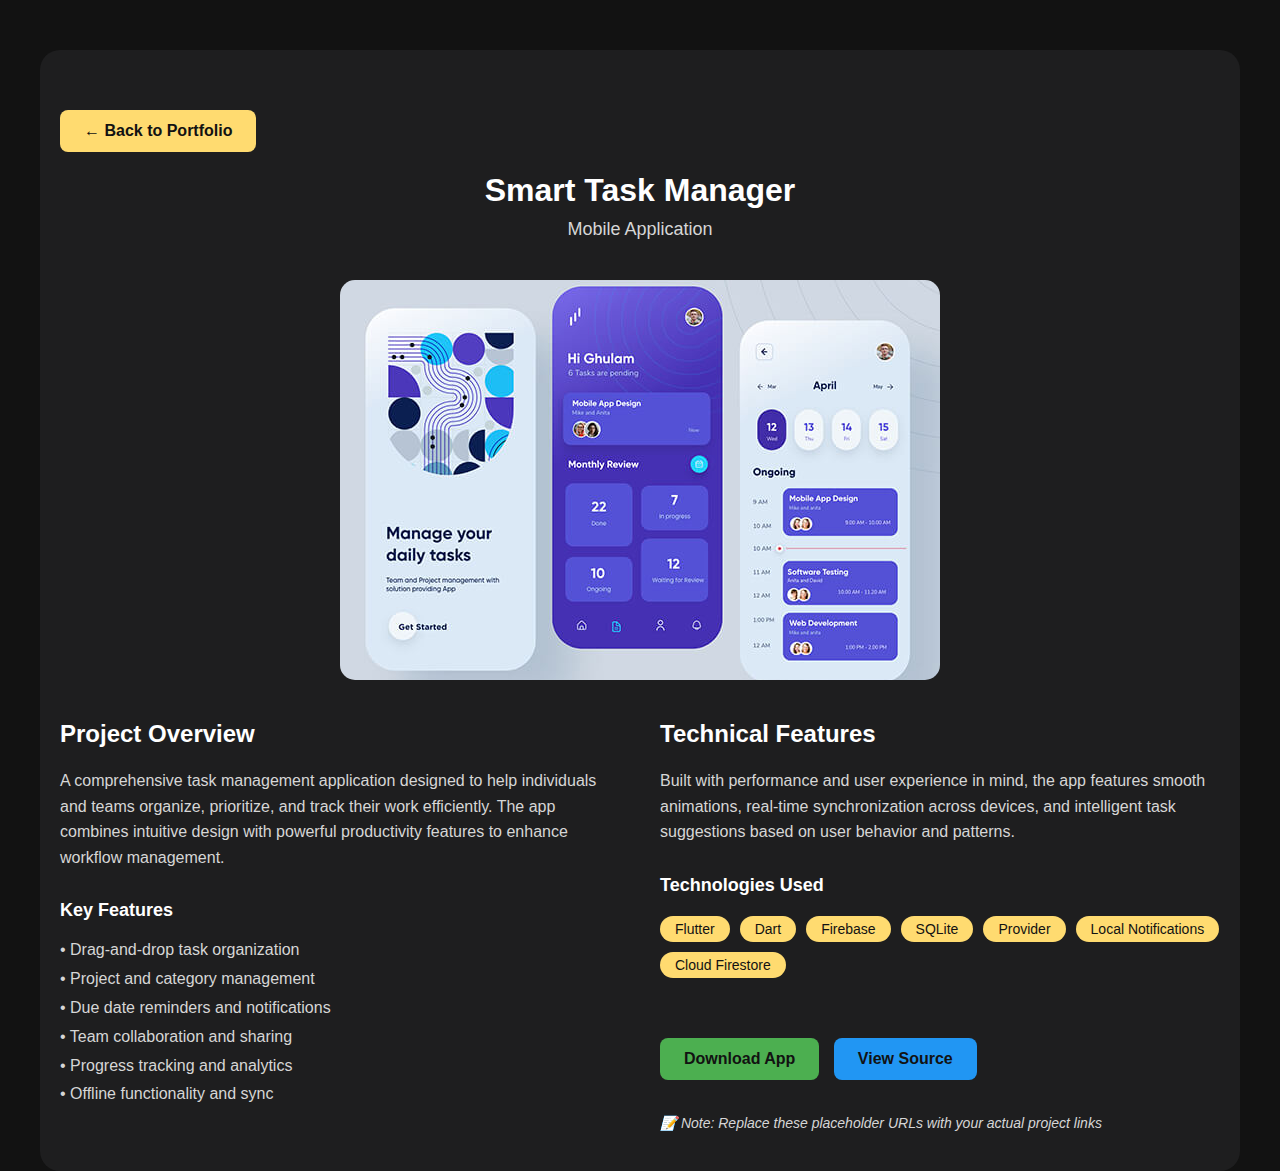
<file: vcard-personal-portfolio-master/projects/task-manager.html>
<!DOCTYPE html>
<html lang="en">
<head>
    <meta charset="UTF-8">
    <meta name="viewport" content="width=device-width, initial-scale=1.0">
    <title>Task Manager App - Pavan Prasad</title>
    <link rel="stylesheet" href="../assets/css/style.css">
    <style>
        .project-detail {
            max-width: 1200px;
            margin: 0 auto;
            padding: 40px 20px;
            background: var(--eerie-black-2);
            border-radius: 20px;
            margin-top: 50px;
        }
        
        .project-header {
            text-align: center;
            margin-bottom: 40px;
        }
        
        .project-image {
            width: 100%;
            max-width: 600px;
            height: 400px;
            object-fit: cover;
            border-radius: 15px;
            margin: 20px auto;
            display: block;
        }
        
        .project-info {
            display: grid;
            grid-template-columns: 1fr 1fr;
            gap: 40px;
            margin-top: 40px;
        }
        
        .back-button {
            display: inline-block;
            padding: 12px 24px;
            background: var(--orange-yellow-crayola);
            color: var(--smoky-black);
            text-decoration: none;
            border-radius: 8px;
            font-weight: 600;
            margin: 20px 0;
            transition: all 0.3s ease;
        }
        
        .back-button:hover {
            transform: translateY(-2px);
            box-shadow: 0 10px 30px rgba(255, 178, 54, 0.4);
        }
        
        .tech-stack {
            display: flex;
            flex-wrap: wrap;
            gap: 10px;
            margin-top: 20px;
        }
        
        .tech-tag {
            background: var(--orange-yellow-crayola);
            color: var(--smoky-black);
            padding: 5px 15px;
            border-radius: 20px;
            font-size: 14px;
            font-weight: 500;
        }
        
        @media (max-width: 768px) {
            .project-info {
                grid-template-columns: 1fr;
            }
        }
    </style>
</head>
<body>
    <div class="project-detail">
        <a href="../index.html#portfolio" class="back-button">← Back to Portfolio</a>
        
        <div class="project-header">
            <h1 class="h1" style="color: var(--white-1);">Smart Task Manager</h1>
            <p style="color: var(--light-gray); font-size: 18px; margin-top: 10px;">Mobile Application</p>
        </div>
        
        <img src="../assets/images/project-8.jpg" alt="Task Manager Project" class="project-image">
        
        <div class="project-info">
            <div>
                <h3 class="h3" style="color: var(--white-1); margin-bottom: 20px;">Project Overview</h3>
                <p style="color: var(--light-gray); line-height: 1.6;">
                    A comprehensive task management application designed to help individuals and teams organize, 
                    prioritize, and track their work efficiently. The app combines intuitive design with powerful 
                    productivity features to enhance workflow management.
                </p>
                
                <h4 class="h4" style="color: var(--white-1); margin-top: 30px; margin-bottom: 15px;">Key Features</h4>
                <ul style="color: var(--light-gray); line-height: 1.8;">
                    <li>• Drag-and-drop task organization</li>
                    <li>• Project and category management</li>
                    <li>• Due date reminders and notifications</li>
                    <li>• Team collaboration and sharing</li>
                    <li>• Progress tracking and analytics</li>
                    <li>• Offline functionality and sync</li>
                </ul>
            </div>
            
            <div>
                <h3 class="h3" style="color: var(--white-1); margin-bottom: 20px;">Technical Features</h3>
                <p style="color: var(--light-gray); line-height: 1.6;">
                    Built with performance and user experience in mind, the app features smooth animations, 
                    real-time synchronization across devices, and intelligent task suggestions based on 
                    user behavior and patterns.
                </p>
                
                <h4 class="h4" style="color: var(--white-1); margin-top: 30px; margin-bottom: 15px;">Technologies Used</h4>
                <div class="tech-stack">
                    <span class="tech-tag">Flutter</span>
                    <span class="tech-tag">Dart</span>
                    <span class="tech-tag">Firebase</span>
                    <span class="tech-tag">SQLite</span>
                    <span class="tech-tag">Provider</span>
                    <span class="tech-tag">Local Notifications</span>
                    <span class="tech-tag">Cloud Firestore</span>
                </div>
                
                <div style="margin-top: 40px;">
                    <a href="https://play.google.com" target="_blank" class="back-button" style="background: #4CAF50;">Download App</a>
                    <a href="https://github.com" target="_blank" class="back-button" style="background: #2196F3; margin-left: 10px;">View Source</a>
                    <p style="color: var(--light-gray); font-size: 14px; margin-top: 15px; font-style: italic;">
                        📝 Note: Replace these placeholder URLs with your actual project links
                    </p>
                </div>
            </div>
        </div>
    </div>
</body>
</html>
</file>
<file: vcard-personal-portfolio-master/assets/css/style.css>
/*-----------------------------------*\
  #style.css
\*-----------------------------------*/


/**
 * copyright 2022 @codewithsadee
 */





/*-----------------------------------*\
  #CUSTOM PROPERTY
\*-----------------------------------*/

:root {

  /**
   * colors
   */

  /* gradient */

  --bg-gradient-onyx: linear-gradient(
    to bottom right, 
    hsl(240, 1%, 25%) 3%, 
    hsl(0, 0%, 19%) 97%
  );
  --bg-gradient-jet: linear-gradient(
    to bottom right, 
    hsla(240, 1%, 18%, 0.251) 0%, 
    hsla(240, 2%, 11%, 0) 100%
  ), hsl(240, 2%, 13%);
  --bg-gradient-yellow-1: linear-gradient(
    to bottom right, 
    hsl(45, 100%, 71%) 0%, 
    hsla(36, 100%, 69%, 0) 50%
  );
  --bg-gradient-yellow-2: linear-gradient(
    135deg, 
    hsla(45, 100%, 71%, 0.251) 0%, 
    hsla(35, 100%, 68%, 0) 59.86%
  ), hsl(240, 2%, 13%);
  --border-gradient-onyx: linear-gradient(
    to bottom right, 
    hsl(0, 0%, 25%) 0%, 
    hsla(0, 0%, 25%, 0) 50%
  );
  --text-gradient-yellow: linear-gradient(
    to right, 
    hsl(45, 100%, 72%), 
    hsl(35, 100%, 68%)
  );

  /* solid */

  --jet: hsl(0, 0%, 22%);
  --onyx: hsl(240, 1%, 17%);
  --eerie-black-1: hsl(240, 2%, 13%);
  --eerie-black-2: hsl(240, 2%, 12%);
  --smoky-black: hsl(0, 0%, 7%);
  --white-1: hsl(0, 0%, 100%);
  --white-2: hsl(0, 0%, 98%);
  --orange-yellow-crayola: hsl(45, 100%, 72%);
  --vegas-gold: hsl(45, 54%, 58%);
  --light-gray: hsl(0, 0%, 84%);
  --light-gray-70: hsla(0, 0%, 84%, 0.7);
  --bittersweet-shimmer: hsl(0, 43%, 51%);

  /**
   * typography
   */

  /* font-family */
  --ff-poppins: 'Poppins', sans-serif;

  /* font-size */
  --fs-1: 24px;
  --fs-2: 18px;
  --fs-3: 17px;
  --fs-4: 16px;
  --fs-5: 15px;
  --fs-6: 14px;
  --fs-7: 13px;
  --fs-8: 11px;

  /* font-weight */
  --fw-300: 300;
  --fw-400: 400;
  --fw-500: 500;
  --fw-600: 600;

  /**
   * shadow
   */
  
  --shadow-1: -4px 8px 24px hsla(0, 0%, 0%, 0.25);
  --shadow-2: 0 16px 30px hsla(0, 0%, 0%, 0.25);
  --shadow-3: 0 16px 40px hsla(0, 0%, 0%, 0.25);
  --shadow-4: 0 25px 50px hsla(0, 0%, 0%, 0.15);
  --shadow-5: 0 24px 80px hsla(0, 0%, 0%, 0.25);

  /**
   * transition
   */

  --transition-1: 0.25s ease;
  --transition-2: 0.5s ease-in-out;

}





/*-----------------------------------*\
  #RESET
\*-----------------------------------*/

*, *::before, *::after {
  margin: 0;
  padding: 0;
  box-sizing: border-box;
}

a { text-decoration: none; }

li { list-style: none; }

img, ion-icon, a, button, time, span { display: block; }

button {
  font: inherit;
  background: none;
  border: none;
  text-align: left;
  cursor: pointer;
}

input, textarea {
  display: block;
  width: 100%;
  background: none;
  font: inherit;
}

::selection {
  background: var(--orange-yellow-crayola);
  color: var(--smoky-black);
}

:focus { outline-color: var(--orange-yellow-crayola); }

html { font-family: var(--ff-poppins); }

body { background: var(--smoky-black); }





/*-----------------------------------*\
  #REUSED STYLE
\*-----------------------------------*/

.sidebar,
article {
  background: var(--eerie-black-2);
  border: 1px solid var(--jet);
  border-radius: 20px;
  padding: 15px;
  box-shadow: var(--shadow-1);
  z-index: 1;
}

.separator {
  width: 100%;
  height: 1px;
  background: var(--jet);
  margin: 16px 0;
}

.icon-box {
  position: relative;
  background: var(--border-gradient-onyx);
  width: 30px;
  height: 30px;
  border-radius: 8px;
  display: flex;
  justify-content: center;
  align-items: center;
  font-size: 16px;
  color: var(--orange-yellow-crayola);
  box-shadow: var(--shadow-1);
  z-index: 1;
}

.icon-box::before {
  content: "";
  position: absolute;
  inset: 1px;
  background: var(--eerie-black-1);
  border-radius: inherit;
  z-index: -1;
}

.icon-box ion-icon { --ionicon-stroke-width: 35px; }

article { display: none; }

article.active {
  display: block;
  animation: fade 0.5s ease backwards;
}

@keyframes fade {
  0% { opacity: 0; }
  100% { opacity: 1; }
}

.h2,
.h3,
.h4,
.h5 {
  color: var(--white-2);
  text-transform: capitalize;
}

.h2 { font-size: var(--fs-1); }

.h3 { font-size: var(--fs-2); }

.h4 { font-size: var(--fs-4); }

.h5 {
  font-size: var(--fs-7);
  font-weight: var(--fw-500);
}

.article-title {
  position: relative;
  padding-bottom: 7px;
}

.article-title::after {
  content: "";
  position: absolute;
  bottom: 0;
  left: 0;
  width: 30px;
  height: 3px;
  background: var(--text-gradient-yellow);
  border-radius: 3px;
}

.has-scrollbar::-webkit-scrollbar {
  width: 5px; /* for vertical scrollbar */
  height: 5px; /* for horizontal scrollbar */
}

.has-scrollbar::-webkit-scrollbar-track {
  background: var(--onyx);
  border-radius: 5px;
}

.has-scrollbar::-webkit-scrollbar-thumb {
  background: var(--orange-yellow-crayola);
  border-radius: 5px;
}

.has-scrollbar::-webkit-scrollbar-button { width: 20px; }

.content-card {
  position: relative;
  background: var(--border-gradient-onyx);
  padding: 15px;
  padding-top: 45px;
  border-radius: 14px;
  box-shadow: var(--shadow-2);
  cursor: pointer;
  z-index: 1;
}

.content-card::before {
  content: "";
  position: absolute;
  inset: 1px;
  background: var(--bg-gradient-jet);
  border-radius: inherit;
  z-index: -1;
}





/*-----------------------------------*\
  #MAIN
\*-----------------------------------*/

main {
  margin: 15px 12px;
  margin-bottom: 75px;
  min-width: 259px;
}





/*-----------------------------------*\
  #SIDEBAR
\*-----------------------------------*/

.sidebar {
  margin-bottom: 15px;
  max-height: 112px;
  overflow: hidden;
  transition: var(--transition-2);
}

.sidebar.active { max-height: 405px; }

.sidebar-info {
  position: relative;
  display: flex;
  justify-content: flex-start;
  align-items: center;
  gap: 15px;
}

.avatar-box {
  background: var(--bg-gradient-onyx);
  border-radius: 20px;
}

.info-content .name {
  color: var(--white-2);
  font-size: var(--fs-3);
  font-weight: var(--fw-500);
  letter-spacing: -0.25px;
  margin-bottom: 10px;
}

.info-content .title {
  color: var(--white-1);
  background: var(--onyx);
  font-size: var(--fs-8);
  font-weight: var(--fw-300);
  width: max-content;
  padding: 3px 12px;
  border-radius: 8px;
}

.info_more-btn {
  position: absolute;
  top: -15px;
  right: -15px;
  border-radius: 0 15px;
  font-size: 13px;
  color: var(--orange-yellow-crayola);
  background: var(--border-gradient-onyx);
  padding: 10px;
  box-shadow: var(--shadow-2);
  transition: var(--transition-1);
  z-index: 1;
}

.info_more-btn::before {
  content: "";
  position: absolute;
  inset: 1px;
  border-radius: inherit;
  background: var(--bg-gradient-jet);
  transition: var(--transition-1);
  z-index: -1;
}

.info_more-btn:hover,
.info_more-btn:focus { background: var(--bg-gradient-yellow-1); }

.info_more-btn:hover::before,
.info_more-btn:focus::before { background: var(--bg-gradient-yellow-2); }

.info_more-btn span { display: none; }

.sidebar-info_more {
  opacity: 0;
  visibility: hidden;
  transition: var(--transition-2);
}

.sidebar.active .sidebar-info_more {
  opacity: 1;
  visibility: visible;
}

.contacts-list {
  display: grid;
  grid-template-columns: 1fr;
  gap: 16px;
}

.contact-item {
  min-width: 100%;
  display: flex;
  align-items: center;
  gap: 16px;
}

.contact-info {
  max-width: calc(100% - 46px);
  width: calc(100% - 46px);
}

.contact-title {
  color: var(--light-gray-70);
  font-size: var(--fs-8);
  text-transform: uppercase;
  margin-bottom: 2px;
}

.contact-info :is(.contact-link, time, address) {
  color: var(--white-2);
  font-size: var(--fs-7);
}

.contact-info address { font-style: normal; }

.social-list {
  display: flex;
  justify-content: flex-start;
  align-items: center;
  gap: 15px;
  padding-bottom: 4px;
  padding-left: 7px;
}

.social-item .social-link {
  color: var(--light-gray-70);
  font-size: 18px;
}


.social-item .social-link:hover { color: var(--light-gray); }





/*-----------------------------------*\
  #NAVBAR
\*-----------------------------------*/

.navbar {
  position: fixed;
  bottom: 0;
  left: 0;
  width: 100%;
  background: hsla(240, 1%, 17%, 0.75);
  backdrop-filter: blur(10px);
  border: 1px solid var(--jet);
  border-radius: 12px 12px 0 0;
  box-shadow: var(--shadow-2);
  z-index: 5;
}

.navbar-list {
  display: flex;
  flex-wrap: wrap;
  justify-content: center;
  align-items: center;
  padding: 0 10px;
}

.navbar-link {
  color: var(--light-gray);
  font-size: var(--fs-8);
  padding: 20px 7px;
  transition: color var(--transition-1);
}

.navbar-link:hover,
.navbar-link:focus { color: var(--light-gray-70); }

.navbar-link.active { color: var(--orange-yellow-crayola); }





/*-----------------------------------*\
  #ABOUT
\*-----------------------------------*/

.about .article-title { margin-bottom: 15px; }

.about-text {
  color: var(--light-gray);
  font-size: var(--fs-6);
  font-weight: var(--fw-300);
  line-height: 1.6;
}

.about-text p { margin-bottom: 15px; }



/**
 * #service 
 */

.service { margin-bottom: 35px; }

.service-title { margin-bottom: 20px; }

.service-list {
  display: grid;
  grid-template-columns: 1fr;
  gap: 20px;
}

.service-item {
  position: relative;
  background: var(--border-gradient-onyx);
  padding: 20px;
  border-radius: 14px;
  box-shadow: var(--shadow-2);
  z-index: 1;
}

.service-item::before {
  content: "";
  position: absolute;
  inset: 1px;
  background: var(--bg-gradient-jet);
  border-radius: inherit;
  z-index: -1;
}

.service-icon-box { margin-bottom: 10px; }

.service-icon-box img { margin: auto; }

.service-content-box { text-align: center; }

.service-item-title { margin-bottom: 7px; }

.service-item-text {
  color: var(--light-gray);
  font-size: var(--fs-6);
  font-weight: var(--fw-3);
  line-height: 1.6;
}


/**
 * #testimonials 
 */

.testimonials { margin-bottom: 30px; }

.testimonials-title { margin-bottom: 20px; }

.testimonials-list {
  display: flex;
  justify-content: flex-start;
  align-items: flex-start;
  gap: 15px;
  margin: 0 -15px;
  padding: 25px 15px;
  padding-bottom: 35px;
  overflow-x: auto;
  scroll-behavior: smooth;
  overscroll-behavior-inline: contain;
  scroll-snap-type: inline mandatory;
}

.testimonials-item {
  min-width: 100%;
  scroll-snap-align: center;
}

.testimonials-avatar-box {
  position: absolute;
  top: 0;
  left: 0;
  transform: translate(15px, -25px);
  background: var(--bg-gradient-onyx);
  border-radius: 14px;
  box-shadow: var(--shadow-1);
}

.testimonials-item-title { margin-bottom: 7px; }

.testimonials-text {
  color: var(--light-gray);
  font-size: var(--fs-6);
  font-weight: var(--fw-300);
  line-height: 1.6;
  display: -webkit-box;
  line-clamp: 4;
  -webkit-line-clamp: 4;
  -webkit-box-orient: vertical;
  overflow: hidden;
}


/**
 * #testimonials-modal
 */

.modal-container {
  position: fixed;
  top: 0;
  left: 0;
  width: 100%;
  height: 100%;
  display: flex;
  justify-content: center;
  align-items: center;
  overflow-y: auto;
  overscroll-behavior: contain;
  z-index: 20;
  pointer-events: none;
  visibility: hidden;
}

.modal-container::-webkit-scrollbar { display: none; }

.modal-container.active {
  pointer-events: all;
  visibility: visible;
}

.overlay {
  position: fixed;
  top: 0;
  left: 0;
  width: 100%;
  height: 100vh;
  background: hsl(0, 0%, 5%);
  opacity: 0;
  visibility: hidden;
  pointer-events: none;
  z-index: 1;
  transition: var(--transition-1);
}

.overlay.active {
  opacity: 0.8;
  visibility: visible;
  pointer-events: all;
}

.testimonials-modal {
  background: var(--eerie-black-2);
  position: relative;
  padding: 15px;
  margin: 15px 12px;
  border: 1px solid var(--jet);
  border-radius: 14px;
  box-shadow: var(--shadow-5);
  transform: scale(1.2);
  opacity: 0;
  transition: var(--transition-1);
  z-index: 2;
}

.modal-container.active .testimonials-modal {
  transform: scale(1);
  opacity: 1;
}

.modal-close-btn {
  position: absolute;
  top: 15px;
  right: 15px;
  background: var(--onyx);
  border-radius: 8px;
  width: 32px;
  height: 32px;
  display: flex;
  justify-content: center;
  align-items: center;
  color: var(--white-2);
  font-size: 18px;
  opacity: 0.7;
}

.modal-close-btn:hover,
.modal-close-btn:focus { opacity: 1; }

.modal-close-btn ion-icon { --ionicon-stroke-width: 50px; }

.modal-avatar-box {
  background: var(--bg-gradient-onyx);
  width: max-content;
  border-radius: 14px;
  margin-bottom: 15px;
  box-shadow: var(--shadow-2);
}

.modal-img-wrapper > img { display: none; }

.modal-title { margin-bottom: 4px; }

.modal-content time {
  font-size: var(--fs-6);
  color: var(--light-gray-70);
  font-weight: var(--fw-300);
  margin-bottom: 10px;
}

.modal-content p {
  color: var(--light-gray);
  font-size: var(--fs-6);
  font-weight: var(--fw-300);
  line-height: 1.6;
}


/**
 * #clients 
 */

.clients { margin-bottom: 15px; }

.clients-list {
  display: flex;
  justify-content: flex-start;
  align-items: flex-start;
  gap: 15px;
  margin: 0 -15px;
  padding: 25px;
  padding-bottom: 25px;
  overflow-x: auto;
  scroll-behavior: smooth;
  overscroll-behavior-inline: contain;
  scroll-snap-type: inline mandatory;
  scroll-padding-inline: 25px;
}

.clients-item {
  min-width: 50%;
  scroll-snap-align: start;
}

.clients-item img {
  width: 100%;
  filter: grayscale(1);
  transition: var(--transition-1);
}

.clients-item img:hover { filter: grayscale(0); }





/*-----------------------------------*\
  #RESUME
\*-----------------------------------*/

.article-title { margin-bottom: 30px; }


/**
 * education and experience 
 */

.timeline { margin-bottom: 30px; }

.timeline .title-wrapper {
  display: flex;
  align-items: center;
  gap: 15px;
  margin-bottom: 25px;
}

.timeline-list {
  font-size: var(--fs-6);
  margin-left: 45px;
}

.timeline-item { position: relative; }

.timeline-item:not(:last-child) { margin-bottom: 20px; }

.timeline-item-title {
  font-size: var(--fs-6);
  line-height: 1.3;
  margin-bottom: 7px;
}

.timeline-list span {
  color: var(--vegas-gold);
  font-weight: var(--fw-400);
  line-height: 1.6;
}

.timeline-item:not(:last-child)::before {
  content: "";
  position: absolute;
  top: -25px;
  left: -30px;
  width: 1px;
  height: calc(100% + 50px);
  background: var(--jet);
}

.timeline-item::after {
  content: "";
  position: absolute;
  top: 5px;
  left: -33px;
  height: 6px;
  width: 6px;
  background: var(--text-gradient-yellow);
  border-radius: 50%;
  box-shadow: 0 0 0 4px var(--jet);
}

.timeline-text {
  color: var(--light-gray);
  font-weight: var(--fw-300);
  line-height: 1.6;
}


/**
 * skills 
 */

.skills-title { margin-bottom: 20px; }

.skills-list { padding: 20px; }


.skills-item:not(:last-child) { margin-bottom: 15px; }

.skill .title-wrapper {
  display: flex;
  align-items: center;
  gap: 5px;
  margin-bottom: 8px;
}

.skill .title-wrapper data {
  color: var(--light-gray);
  font-size: var(--fs-7);
  font-weight: var(--fw-300);
}

.skill-progress-bg {
  background: var(--jet);
  width: 100%;
  height: 8px;
  border-radius: 10px;
}

.skill-progress-fill {
  background: var(--text-gradient-yellow);
  height: 100%;
  border-radius: inherit;
}





/*-----------------------------------*\
  #PORTFOLIO
\*-----------------------------------*/

.filter-list { display: none; }

.filter-select-box {
  position: relative;
  margin-bottom: 25px;
}

.filter-select {
  background: var(--eerie-black-2);
  color: var(--light-gray);
  display: flex;
  justify-content: space-between;
  align-items: center;
  width: 100%;
  padding: 12px 16px;
  border: 1px solid var(--jet);
  border-radius: 14px;
  font-size: var(--fs-6);
  font-weight: var(--fw-300);
}

.filter-select.active .select-icon { transform: rotate(0.5turn); }

.select-list {
  background: var(--eerie-black-2);
  position: absolute;
  top: calc(100% + 6px);
  width: 100%;
  padding: 6px;
  border: 1px solid var(--jet);
  border-radius: 14px;
  z-index: 2;
  opacity: 0;
  visibility: hidden;
  pointer-events: none;
  transition: 0.15s ease-in-out;
}

.filter-select.active + .select-list {
  opacity: 1;
  visibility: visible;
  pointer-events: all;
}

.select-item button {
  background: var(--eerie-black-2);
  color: var(--light-gray);
  font-size: var(--fs-6);
  font-weight: var(--fw-300);
  text-transform: capitalize;
  width: 100%;
  padding: 8px 10px;
  border-radius: 8px;
}

.select-item button:hover { --eerie-black-2: hsl(240, 2%, 20%); }

.project-list {
  display: grid;
  grid-template-columns: 1fr;
  gap: 30px;
  margin-bottom: 10px;
}

.project-item { display: none; }

.project-item.active {
  display: block;
  animation: scaleUp 0.25s ease forwards;
}

@keyframes scaleUp {
  0% { transform: scale(0.5); }
  100% { transform: scale(1); }
}

.project-item > a { width: 100%; }

.project-img {
  position: relative;
  width: 100%;
  height: 200px;
  border-radius: 16px;
  overflow: hidden;
  margin-bottom: 15px;
}

.project-img::before {
  content: "";
  position: absolute;
  top: 0;
  left: 0;
  width: 100%;
  height: 100%;
  background: transparent;
  z-index: 1;
  transition: var(--transition-1);
}

.project-item > a:hover .project-img::before { background: hsla(0, 0%, 0%, 0.5); }

.project-item-icon-box {
  --scale: 0.8;

  background: var(--jet);
  color: var(--orange-yellow-crayola);
  position: absolute;
  top: 50%;
  left: 50%;
  transform: translate(-50%, -50%) scale(var(--scale));
  font-size: 20px;
  padding: 18px;
  border-radius: 12px;
  opacity: 0;
  z-index: 1;
  transition: var(--transition-1);
}

.project-item > a:hover .project-item-icon-box {
  --scale: 1;
  opacity: 1;
}

.project-item-icon-box ion-icon { --ionicon-stroke-width: 50px; }

.project-img img {
  width: 100%;
  height: 100%;
  object-fit: cover;
  transition: var(--transition-1);
}

.project-item > a:hover img { transform: scale(1.1); }

.project-title,
.project-category { margin-left: 10px; }

.project-title {
  color: var(--white-2);
  font-size: var(--fs-5);
  font-weight: var(--fw-400);
  text-transform: capitalize;
  line-height: 1.3;
}

.project-category {
  color: var(--light-gray-70);
  font-size: var(--fs-6);
  font-weight: var(--fw-300);
}





/*-----------------------------------*\
  #BLOG
\*-----------------------------------*/

.blog-posts { margin-bottom: 10px; }

.blog-posts-list {
  display: grid;
  grid-template-columns: 1fr;
  gap: 20px;
}

.blog-post-item > a {
  position: relative;
  background: var(--border-gradient-onyx);
  height: 100%;
  box-shadow: var(--shadow-4);
  border-radius: 16px;
  z-index: 1;
}

.blog-post-item > a::before {
  content: "";
  position: absolute;
  inset: 1px;
  border-radius: inherit;
  background: var(--eerie-black-1);
  z-index: -1;
}

.blog-banner-box {
  width: 100%;
  height: 200px;
  border-radius: 12px;
  overflow: hidden;
}

.blog-banner-box img {
  width: 100%;
  height: 100%;
  object-fit: cover;
  transition: var(--transition-1);
}

.blog-post-item > a:hover .blog-banner-box img { transform: scale(1.1); }

.blog-content { padding: 15px; }

.blog-meta {
  display: flex;
  justify-content: flex-start;
  align-items: center;
  gap: 7px;
  margin-bottom: 10px;
}

.blog-meta :is(.blog-category, time) {
  color: var(--light-gray-70);
  font-size: var(--fs-6);
  font-weight: var(--fw-300);
}

.blog-meta .dot {
  background: var(--light-gray-70);
  width: 4px;
  height: 4px;
  border-radius: 4px;
}

.blog-item-title {
  margin-bottom: 10px;
  line-height: 1.3;
  transition: var(--transition-1);
}

.blog-post-item > a:hover .blog-item-title { color: var(--orange-yellow-crayola); }

.blog-text {
  color: var(--light-gray);
  font-size: var(--fs-6);
  font-weight: var(--fw-300);
  line-height: 1.6;
}





/*-----------------------------------*\
  #CONTACT
\*-----------------------------------*/

.mapbox {
  position: relative;
  height: 250px;
  width: 100%;
  border-radius: 16px;
  margin-bottom: 30px;
  border: 1px solid var(--jet);
  overflow: hidden;
}

.mapbox figure { height: 100%; }

.mapbox iframe {
  width: 100%;
  height: 100%;
  border: none;
  filter: grayscale(1) invert(1);
}

.contact-form { margin-bottom: 10px; }

.form-title { margin-bottom: 20px; }

.input-wrapper {
  display: grid;
  grid-template-columns: 1fr;
  gap: 25px;
  margin-bottom: 25px;
}

.form-input {
  color: var(--white-2);
  font-size: var(--fs-6);
  font-weight: var(--fw-400);
  padding: 13px 20px;
  border: 1px solid var(--jet);
  border-radius: 14px;
  outline: none;
}

.form-input::placeholder { font-weight: var(--fw-500); }

.form-input:focus { border-color: var(--orange-yellow-crayola); }

textarea.form-input {
  min-height: 100px;
  height: 120px;
  max-height: 200px;
  resize: vertical;
  margin-bottom: 25px;
}

textarea.form-input::-webkit-resizer { display: none; }

.form-input:focus:invalid { border-color: var(--bittersweet-shimmer); }

.form-btn {
  position: relative;
  width: 100%;
  background: var(--border-gradient-onyx);
  color: var(--orange-yellow-crayola);
  display: flex;
  justify-content: center;
  align-items: center;
  gap: 10px;
  padding: 13px 20px;
  border-radius: 14px;
  font-size: var(--fs-6);
  text-transform: capitalize;
  box-shadow: var(--shadow-3);
  z-index: 1;
  transition: var(--transition-1);
}

.form-btn::before {
  content: "";
  position: absolute;
  inset: 1px;
  background: var(--bg-gradient-jet);
  border-radius: inherit;
  z-index: -1;
  transition: var(--transition-1);
}

.form-btn ion-icon { font-size: 16px; }

.form-btn:hover { background: var(--bg-gradient-yellow-1); }

.form-btn:hover::before { background: var(--bg-gradient-yellow-2); }

.form-btn:disabled {
  opacity: 0.7;
  cursor: not-allowed;
}

.form-btn:disabled:hover { background: var(--border-gradient-onyx); }

.form-btn:disabled:hover::before { background: var(--bg-gradient-jet); }

.resume-btn {
  position: absolute;
  bottom: 20px;
  right: 20px;
  background-color: #ffdb58;
  color: #333;
  padding: 10px 20px;
  border-radius: 5px;
  text-decoration: none;
  transition: background-color 0.3s ease;
}

.resume-btn:hover {
  background-color: #f0c43a;
}





/*-----------------------------------*\
  #RESPONSIVE
\*-----------------------------------*/

/**
 * responsive larger than 450px screen
 */

@media (min-width: 450px) {

  /**
   * client
   */

  .clients-item { min-width: calc(33.33% - 10px); }



  /**
   * #PORTFOLIO, BLOG 
   */

  .project-img,
  .blog-banner-box { height: auto; }

}





/**
 * responsive larger than 580px screen
 */

@media (min-width: 580px) {

  /**
   * CUSTOM PROPERTY
   */

  :root {

    /**
     * typography
     */

    --fs-1: 32px;
    --fs-2: 24px;
    --fs-3: 26px;
    --fs-4: 18px;
    --fs-6: 15px;
    --fs-7: 15px;
    --fs-8: 12px;

  }



  /**
   * #REUSED STYLE
   */

  .sidebar, article {
    width: 520px;
    margin-inline: auto;
    padding: 30px;
  }

  .article-title {
    font-weight: var(--fw-600);
    padding-bottom: 15px;
  }

  .article-title::after {
    width: 40px;
    height: 5px;
  }

  .icon-box {
    width: 48px;
    height: 48px;
    border-radius: 12px;
    font-size: 18px;
  }



  /**
   * #MAIN
   */

  main {
    margin-top: 60px;
    margin-bottom: 100px;
  }



  /**
   * #SIDEBAR
   */

  .sidebar {
    max-height: 180px;
    margin-bottom: 30px;
  }

  .sidebar.active { max-height: 584px; }

  .sidebar-info { gap: 25px; }

  .avatar-box { border-radius: 30px; }

  .avatar-box img { width: 120px; }

  .info-content .name { margin-bottom: 15px; }

  .info-content .title { padding: 5px 18px; }

  .info_more-btn {
    top: -30px;
    right: -30px;
    padding: 10px 15px;
  }

  .info_more-btn span {
    display: block;
    font-size: var(--fs-8);
  }

  .info_more-btn ion-icon { display: none; }

  .separator { margin: 32px 0; }

  .contacts-list { gap: 20px; }

  .contact-info {
    max-width: calc(100% - 64px);
    width: calc(100% - 64px);
  }



  /**
   * #NAVBAR
   */

  .navbar { border-radius: 20px 20px 0 0; }

  .navbar-list { gap: 20px; }

  .navbar-link { --fs-8: 14px; }



  /**
   * #ABOUT
   */

  .about .article-title { margin-bottom: 20px; }

  .about-text { margin-bottom: 40px; }

  /* service */

  .service-item {
    display: flex;
    justify-content: flex-start;
    align-items: flex-start;
    gap: 18px;
    padding: 30px;
  }

  .service-icon-box {
    margin-bottom: 0;
    margin-top: 5px;
  }

  .service-content-box { text-align: left; }

  /* testimonials */

  .testimonials-title { margin-bottom: 25px; }

  .testimonials-list {
    gap: 30px;
    margin: 0 -30px;
    padding: 30px;
    padding-bottom: 35px;
  }

  .content-card {
    padding: 30px;
    padding-top: 25px;
  }

  .testimonials-avatar-box {
    transform: translate(30px, -30px);
    border-radius: 20px;
  }

  .testimonials-avatar-box img { width: 80px; }

  .testimonials-item-title {
    margin-bottom: 10px;
    margin-left: 95px;
  }

  .testimonials-text {
    line-clamp: 2;
    -webkit-line-clamp: 2;
  }

  /* testimonials modal */

  .modal-container { padding: 20px; }

  .testimonials-modal {
    display: flex;
    justify-content: flex-start;
    align-items: stretch;
    gap: 25px;
    padding: 30px;
    border-radius: 20px;
  }

  .modal-img-wrapper {
    display: flex;
    flex-direction: column;
    align-items: center;
  }

  .modal-avatar-box {
    border-radius: 18px;
    margin-bottom: 0;
  }

  .modal-avatar-box img { width: 65px; }

  .modal-img-wrapper > img {
    display: block;
    flex-grow: 1;
    width: 35px;
  }

  /* clients */

  .clients-list {
    gap: 50px;
    margin: 0 -30px;
    padding: 45px;
    scroll-padding-inline: 45px;
  }

  .clients-item { min-width: calc(33.33% - 35px); }



  /**
   * #RESUME
   */

  .timeline-list { margin-left: 65px; }

  .timeline-item:not(:last-child)::before { left: -40px; }

  .timeline-item::after {
    height: 8px;
    width: 8px;
    left: -43px;
  }

  .skills-item:not(:last-child) { margin-bottom: 25px; }



  /**
   * #PORTFOLIO, BLOG
   */

  .project-img, .blog-banner-box { border-radius: 16px; }

  .blog-posts-list { gap: 30px; }

  .blog-content { padding: 25px; }



  /**
   * #CONTACT
   */

  .mapbox {
    height: 380px;
    border-radius: 18px;
  }

  .input-wrapper {
    gap: 30px;
    margin-bottom: 30px;
  }

  .form-input { padding: 15px 20px; }

  textarea.form-input { margin-bottom: 30px; }

  .form-btn {
    --fs-6: 16px;
    padding: 16px 20px;
  }

  .form-btn ion-icon { font-size: 18px; }

}





/**
 * responsive larger than 768px screen
 */

@media (min-width: 768px) {

  /**
   * REUSED STYLE
   */

  .sidebar, article { width: 700px; }

  .has-scrollbar::-webkit-scrollbar-button { width: 100px; }



  /**
   * SIDEBAR
   */

  .contacts-list {
    grid-template-columns: 1fr 1fr;
    gap: 30px 15px;
  }



  /**
   * NAVBAR
   */

  .navbar-link { --fs-8: 15px; }



  /**
   * ABOUT
   */

  /* testimonials modal */

  .testimonials-modal {
    gap: 35px;
    max-width: 680px;
  }

  .modal-avatar-box img { width: 80px; }



  /**
   * PORTFOLIO
   */

  .article-title { padding-bottom: 20px; }

  .filter-select-box { display: none; }

  .filter-list {
    display: flex;
    justify-content: flex-start;
    align-items: center;
    gap: 25px;
    padding-left: 5px;
    margin-bottom: 30px;
  }

  .filter-item button {
    color: var(--light-gray);
    font-size: var(--fs-5);
    transition: var(--transition-1);
  }

  .filter-item button:hover { color: var(--light-gray-70); }

  .filter-item button.active { color: var(--orange-yellow-crayola); }

  /* portfolio and blog grid */

  .project-list, .blog-posts-list { grid-template-columns: 1fr 1fr; }



  /**
   * CONTACT
   */

  .input-wrapper { grid-template-columns: 1fr 1fr; }

  .form-btn {
    width: max-content;
    margin-left: auto;
  }
  
}





/**
 * responsive larger than 1024px screen
 */

@media (min-width: 1024px) {

  /**
   * CUSTOM PROPERTY
   */

  :root {

    /**
    * shadow
    */

    --shadow-1: -4px 8px 24px hsla(0, 0%, 0%, 0.125);
    --shadow-2: 0 16px 30px hsla(0, 0%, 0%, 0.125);
    --shadow-3: 0 16px 40px hsla(0, 0%, 0%, 0.125);

  }



  /**
   * REUSED STYLE
   */

  .sidebar, article {
    width: 950px;
    box-shadow: var(--shadow-5);
  }



  /**
   * MAIN 
   */

  main { margin-bottom: 60px; }

  .main-content {
    position: relative;
    width: max-content;
    margin: auto;
  }



  /**
   * NAVBAR
   */

  .navbar {
    position: absolute;
    bottom: auto;
    top: 0;
    left: auto;
    right: 0;
    width: max-content;
    border-radius: 0 20px;
    padding: 0 20px;
    box-shadow: none;
  }

  .navbar-list {
    gap: 30px;
    padding: 0 20px;
  }

  .navbar-link { font-weight: var(--fw-500); }



  /**
   * ABOUT
   */

  /* service */

  .service-list {
    grid-template-columns: 1fr 1fr;
    gap: 20px 25px;
  }

  /* testimonials */

  .testimonials-item { min-width: calc(50% - 15px); }

  /* clients */

  .clients-item { min-width: calc(25% - 38px); }



  /**
   * PORTFOLIO
   */

  .project-list { grid-template-columns: repeat(3, 1fr); }



  /**
   * BLOG
   */

  .blog-banner-box { height: 230px; }

}





/**
 * responsive larger than 1250px screen
 */

@media (min-width: 1250px) {

  /**
   * RESET
   */

  body::-webkit-scrollbar { width: 20px; }

  body::-webkit-scrollbar-track { background: var(--smoky-black); }

  body::-webkit-scrollbar-thumb {
    border: 5px solid var(--smoky-black);
    background: hsla(0, 0%, 100%, 0.1);
    border-radius: 20px;
    box-shadow: inset 1px 1px 0 hsla(0, 0%, 100%, 0.11),
                inset -1px -1px 0 hsla(0, 0%, 100%, 0.11);
  }

  body::-webkit-scrollbar-thumb:hover { background: hsla(0, 0%, 100%, 0.15); }

  body::-webkit-scrollbar-button { height: 60px; }



  /**
   * REUSED STYLE
   */

  .sidebar, article { width: auto; }

  article { min-height: 100%; }



  /**
   * MAIN
   */

  main {
    max-width: 1200px;
    margin-inline: auto;
    display: flex;
    justify-content: center;
    align-items: stretch;
    gap: 25px;
  }

  .main-content {
    min-width: 75%;
    width: 75%;
    margin: 0;
  }



  /**
   * SIDEBAR
   */

  .sidebar {
    position: sticky;
    top: 60px;
    max-height: max-content;
    height: 100%;
    margin-bottom: 0;
    padding-top: 60px;
    z-index: 1;
  }

  .sidebar-info { flex-direction: column; }

  .avatar-box img { width: 150px; }

  .info-content .name {
    white-space: nowrap;
    text-align: center;
  }

  .info-content .title { margin: auto; }

  .info_more-btn { display: none; }

  .sidebar-info_more {
    opacity: 1;
    visibility: visible;
  }

  .contacts-list { grid-template-columns: 1fr; }

  .contact-info :is(.contact-link) {
    white-space: nowrap;
    overflow: hidden;
    text-overflow: ellipsis;
  }

  .contact-info :is(.contact-link, time, address) {
    --fs-7: 14px;
    font-weight: var(--fw-300);
  }

  .separator:last-of-type {
    margin: 15px 0;
    opacity: 0;
  }

  .social-list { justify-content: center; }



  /**
	 * RESUME
	 */

  .timeline-text { max-width: 700px; }

}
</file>
